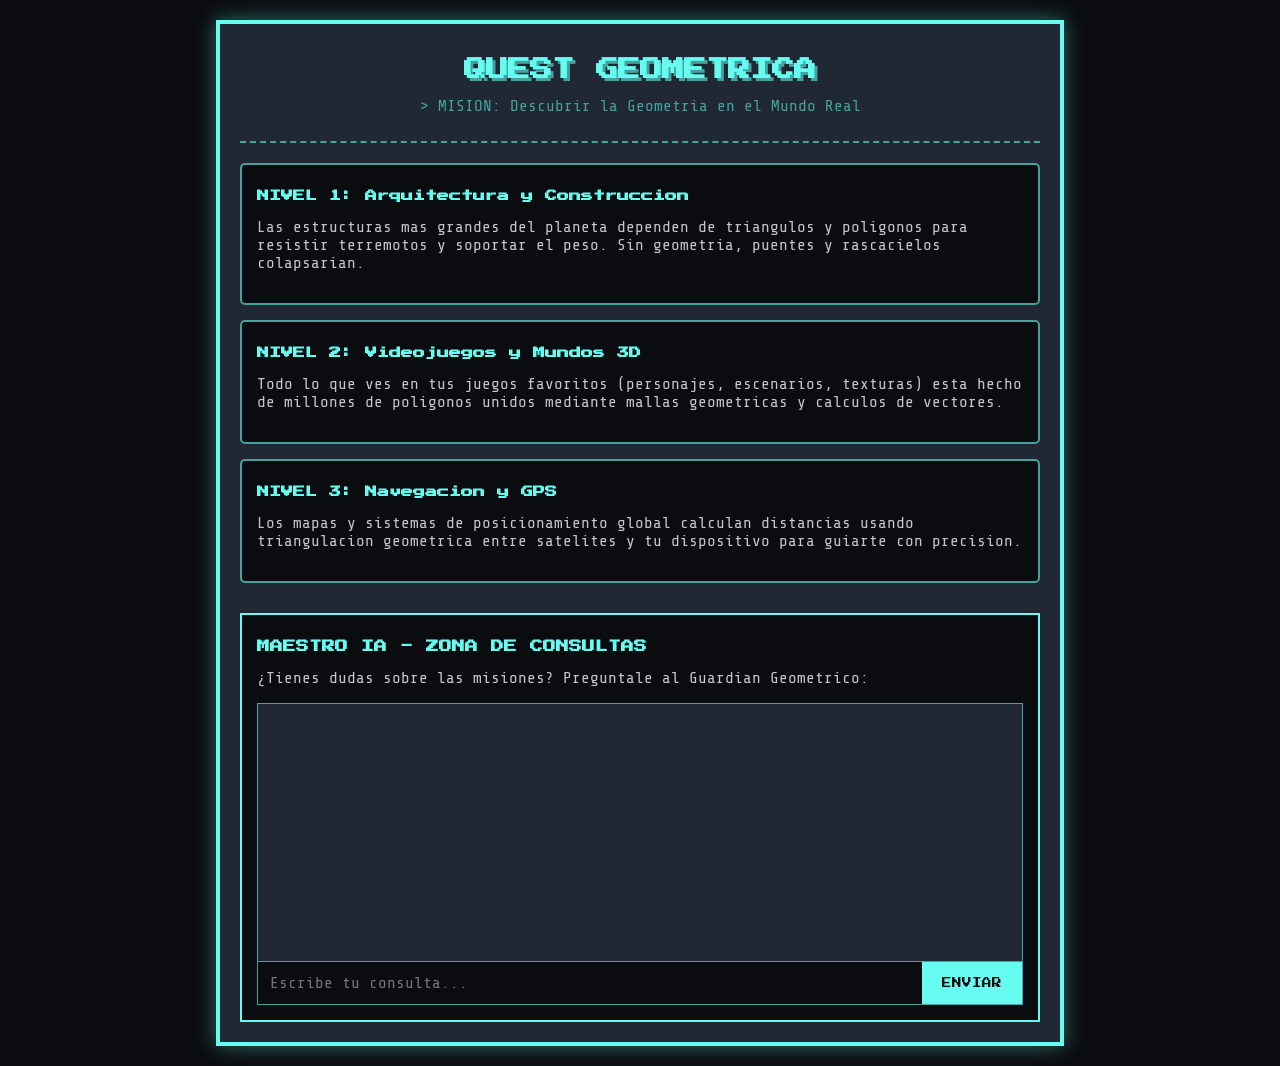
<file: index.html>
<!DOCTYPE html>
<html lang="es">
<head>
    <meta charset="UTF-8">
    <meta name="viewport" content="width=device-width, initial-scale=1.0">
    <title>Quest Geometrica: El Poder de la Geometria</title>
    <link rel="stylesheet" href="styles.css">
    <link href="https://fonts.googleapis.com/css2?family=Press+Start+2P&family=Share+Tech+Mono&display=swap" rel="stylesheet">
</head>
<body>
    <div class="game-container">
        <header>
            <h1>QUEST GEOMETRICA</h1>
            <p class="subtitle">> MISION: Descubrir la Geometria en el Mundo Real</p>
        </header>

        <section class="level-box">
            <h2>NIVEL 1: Arquitectura y Construccion</h2>
            <p>Las estructuras mas grandes del planeta dependen de triangulos y poligonos para resistir terremotos y soportar el peso. Sin geometria, puentes y rascacielos colapsarian.</p>
        </section>

        <section class="level-box">
            <h2>NIVEL 2: Videojuegos y Mundos 3D</h2>
            <p>Todo lo que ves en tus juegos favoritos (personajes, escenarios, texturas) esta hecho de millones de poligonos unidos mediante mallas geometricas y calculos de vectores.</p>
        </section>

        <section class="level-box">
            <h2>NIVEL 3: Navegacion y GPS</h2>
            <p>Los mapas y sistemas de posicionamiento global calculan distancias usando triangulacion geometrica entre satelites y tu dispositivo para guiarte con precision.</p>
        </section>

        <section class="chat-section">
            <h2>MAESTRO IA - ZONA DE CONSULTAS</h2>
            <p>¿Tienes dudas sobre las misiones? Preguntale al Guardian Geometrico:</p>
            <div id="chat-box">
                <div id="messages"></div>
                <div class="chat-input-area">
                    <input type="text" id="user-input" placeholder="Escribe tu consulta...">
                    <button id="send-btn">ENVIAR</button>
                </div>
            </div>
        </section>
    </div>
    <script src="script.js"></script>
</body>
</html>
</file>
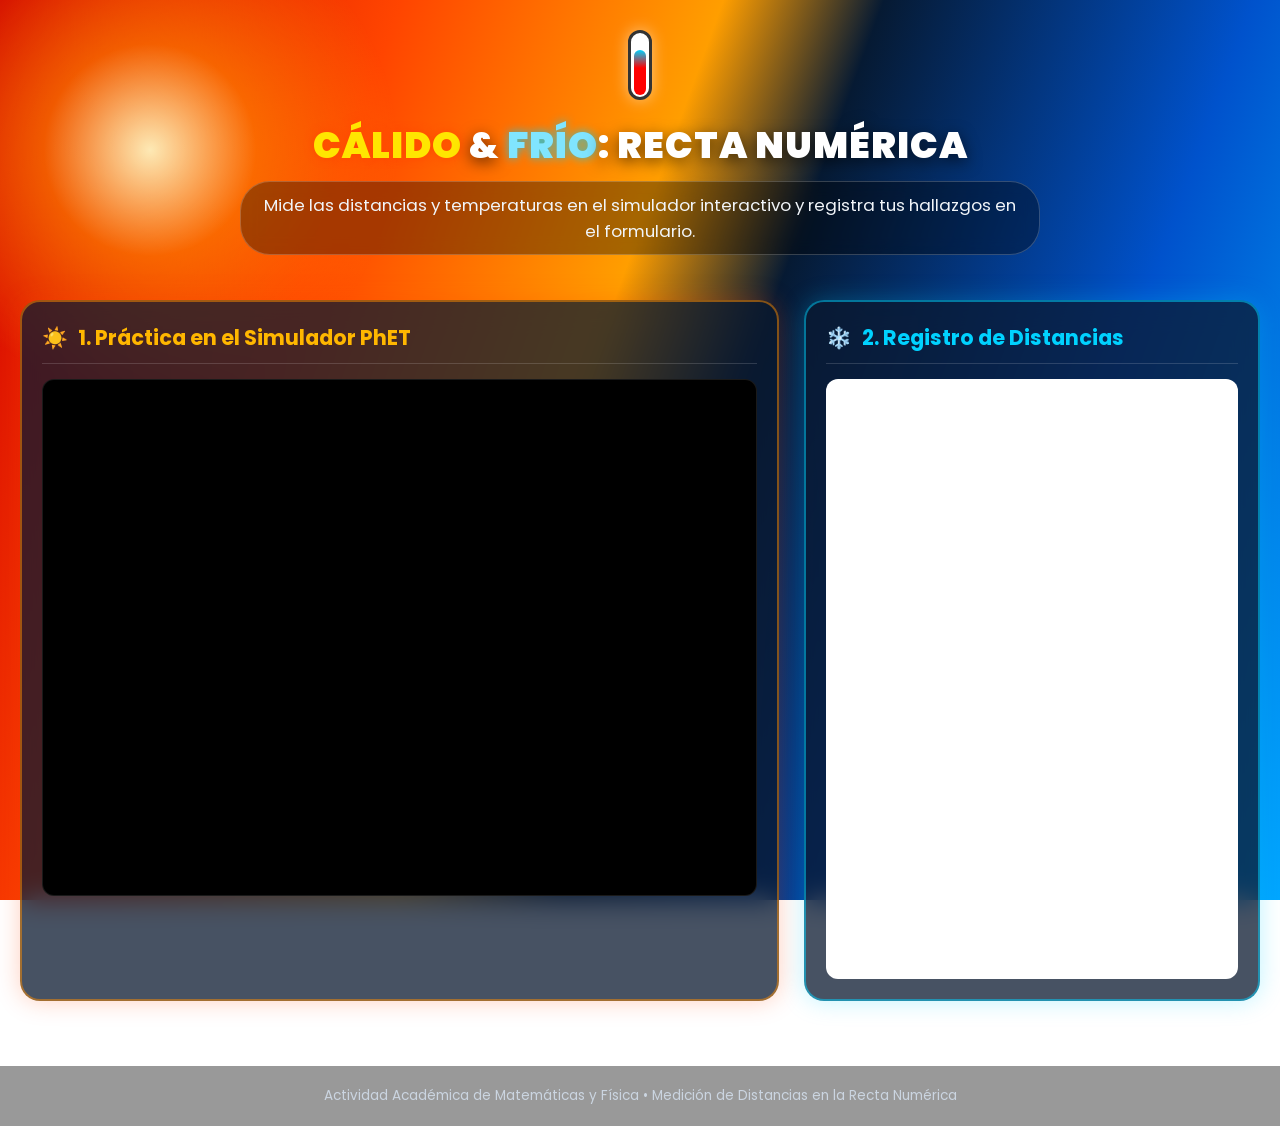
<file: ejemplo1.html>
<!DOCTYPE html>
<html lang="es">
<head>
  <meta charset="UTF-8">
  <meta name="viewport" content="width=device-width, initial-scale=1.0">
  <title>Laboratorio Virtual: Recta Numérica y Temperatura 🌡️</title>
  <link href="https://fonts.googleapis.com/css2?family=Poppins:wght@400;600;700;900&display=swap" rel="stylesheet">
  <style>
    :root {
      --hot-orange: #ff4500;
      --hot-yellow: #ffb700;
      --cold-blue: #00d2ff;
      --deep-blue: #0a192f;
      --glass-bg: rgba(10, 25, 47, 0.75);
    }

    * {
      box-sizing: border-box;
      margin: 0;
      padding: 0;
    }

    body {
      font-family: 'Poppins', sans-serif;
      color: #ffffff;
      min-height: 100vh;
      position: relative;
      overflow-x: hidden;
      /* Fondo dividido igual que la imagen: Fuego/Sol a la izq, Azul/Cielo a la der */
      background: linear-gradient(
        110deg,
        #d00000 0%,
        #ff4500 25%,
        #ff9e00 45%,
        #061a33 55%,
        #0052cc 78%,
        #00a6ff 100%
      );
      background-attachment: fixed;
    }

    /* Resplandor del Sol en la esquina superior izquierda */
    body::before {
      content: '';
      position: fixed;
      top: -100px;
      left: -100px;
      width: 500px;
      height: 500px;
      background: radial-gradient(circle, rgba(255, 255, 200, 0.9) 0%, rgba(255, 140, 0, 0.6) 30%, transparent 70%);
      border-radius: 50%;
      pointer-events: none;
      z-index: 1;
      animation: sunGlow 6s ease-in-out infinite alternate;
    }

    @keyframes sunGlow {
      0% { transform: scale(1); opacity: 0.8; }
      100% { transform: scale(1.15); opacity: 1; }
    }

    header {
      position: relative;
      z-index: 2;
      text-align: center;
      padding: 30px 20px 20px;
      max-width: 1200px;
      margin: 0 auto;
    }

    /* Termómetro decorativo central en el título */
    .thermometer-icon {
      display: inline-block;
      width: 24px;
      height: 70px;
      background: #ffffff;
      border-radius: 12px;
      position: relative;
      border: 3px solid #333;
      margin-bottom: 10px;
      box-shadow: 0 0 15px rgba(255, 255, 255, 0.5);
    }

    .thermometer-icon::after {
      content: '';
      position: absolute;
      bottom: 2px;
      left: 50%;
      transform: translateX(-50%);
      width: 12px;
      height: 45px;
      background: linear-gradient(to top, #ff0000 60%, #00d2ff 100%);
      border-radius: 6px;
    }

    h1 {
      font-size: 2.3rem;
      font-weight: 900;
      text-transform: uppercase;
      letter-spacing: 1px;
      text-shadow: 0 4px 15px rgba(0,0,0,0.6);
      margin-bottom: 8px;
    }

    h1 span.hot {
      color: #ffe600;
      text-shadow: 0 0 10px rgba(255, 69, 0, 0.8);
    }

    h1 span.cold {
      color: #80e5ff;
      text-shadow: 0 0 10px rgba(0, 210, 255, 0.8);
    }

    .subtitle {
      font-size: 1.05rem;
      color: #f1f5f9;
      max-width: 800px;
      margin: 0 auto;
      background: rgba(0, 0, 0, 0.35);
      padding: 10px 20px;
      border-radius: 30px;
      backdrop-filter: blur(8px);
      border: 1px solid rgba(255, 255, 255, 0.2);
    }

    /* Layout Principal de 2 Columnas */
    .main-wrapper {
      position: relative;
      z-index: 2;
      display: grid;
      grid-template-columns: 1fr;
      gap: 25px;
      max-width: 1600px;
      margin: 25px auto;
      padding: 0 20px 40px;
    }

    @media (min-width: 1050px) {
      .main-wrapper {
        grid-template-columns: 1.25fr 0.75fr;
      }
    }

    /* Tarjetas estilo Cristal (Glassmorphic) */
    .card {
      background: var(--glass-bg);
      backdrop-filter: blur(14px);
      -webkit-backdrop-filter: blur(14px);
      border-radius: 20px;
      padding: 20px;
      box-shadow: 0 15px 35px rgba(0, 0, 0, 0.5);
      display: flex;
      flex-direction: column;
    }

    /* Tarjeta del Simulador (Lado Cálido) */
    .card-phet {
      border: 2px solid rgba(255, 140, 0, 0.5);
      box-shadow: 0 0 25px rgba(255, 69, 0, 0.25);
    }

    /* Tarjeta del Formulario (Lado Frío) */
    .card-form {
      border: 2px solid rgba(0, 210, 255, 0.5);
      box-shadow: 0 0 25px rgba(0, 210, 255, 0.25);
    }

    .card-title {
      font-size: 1.3rem;
      font-weight: 700;
      margin-bottom: 15px;
      display: flex;
      align-items: center;
      gap: 10px;
      padding-bottom: 10px;
      border-bottom: 1px solid rgba(255, 255, 255, 0.15);
    }

    .card-phet .card-title {
      color: var(--hot-yellow);
    }

    .card-form .card-title {
      color: var(--cold-blue);
    }

    /* Contenedor Adaptativo PhET */
    .phet-container {
      position: relative;
      width: 100%;
      height: 0;
      padding-bottom: 72%;
      border-radius: 12px;
      overflow: hidden;
      background: #000;
      border: 1px solid rgba(255, 255, 255, 0.1);
    }

    .phet-container iframe {
      position: absolute;
      top: 0;
      left: 0;
      width: 100%;
      height: 100%;
      border: none;
    }

    /* Contenedor Google Forms */
    .form-container {
      width: 100%;
      height: 600px;
      border-radius: 12px;
      overflow: hidden;
      background: #ffffff;
    }

    .form-container iframe {
      width: 100%;
      height: 100%;
      border: none;
    }

    footer {
      position: relative;
      z-index: 2;
      text-align: center;
      padding: 20px;
      background: rgba(0, 0, 0, 0.4);
      color: #cbd5e1;
      font-size: 0.85rem;
    }
  </style>
</head>
<body>

  <header>
    <div class="thermometer-icon"></div>
    <h1><span class="hot">CÁLIDO</span> &amp; <span class="cold">FRÍO</span>: RECTA NUMÉRICA</h1>
    <p class="subtitle">Mide las distancias y temperaturas en el simulador interactivo y registra tus hallazgos en el formulario.</p>
  </header>

  <main class="main-wrapper">
    
    <!-- LADO IZQUIERDO: SIMULADOR PHET (TEMA CÁLIDO) -->
    <section class="card card-phet">
      <h2 class="card-title">
        <span>☀️</span> 1. Práctica en el Simulador PhET
      </h2>
      <div class="phet-container">
        <iframe 
          src="https://phet.colorado.edu/sims/html/number-line-distance/latest/number-line-distance_en.html" 
          allowfullscreen>
        </iframe>
      </div>
    </section>

    <!-- LADO DERECHO: GOOGLE FORMS (TEMA FRÍO) -->
    <section class="card card-form">
      <h2 class="card-title">
        <span>❄️</span> 2. Registro de Distancias
      </h2>
      <div class="form-container">
        <iframe 
          src="https://docs.google.com/forms/d/e/1FAIpQLSdIVATG6T7oRaJICH_Ps-8O0FvvTfqGWzqbWyQa1hOfzUIxsA/viewform?embedded=true">
          Cargando…
        </iframe>
      </div>
    </section>

  </main>

  <footer>
    <p>Actividad Académica de Matemáticas y Física &bull; Medición de Distancias en la Recta Numérica</p>
  </footer>

</body>
</html>
</file>
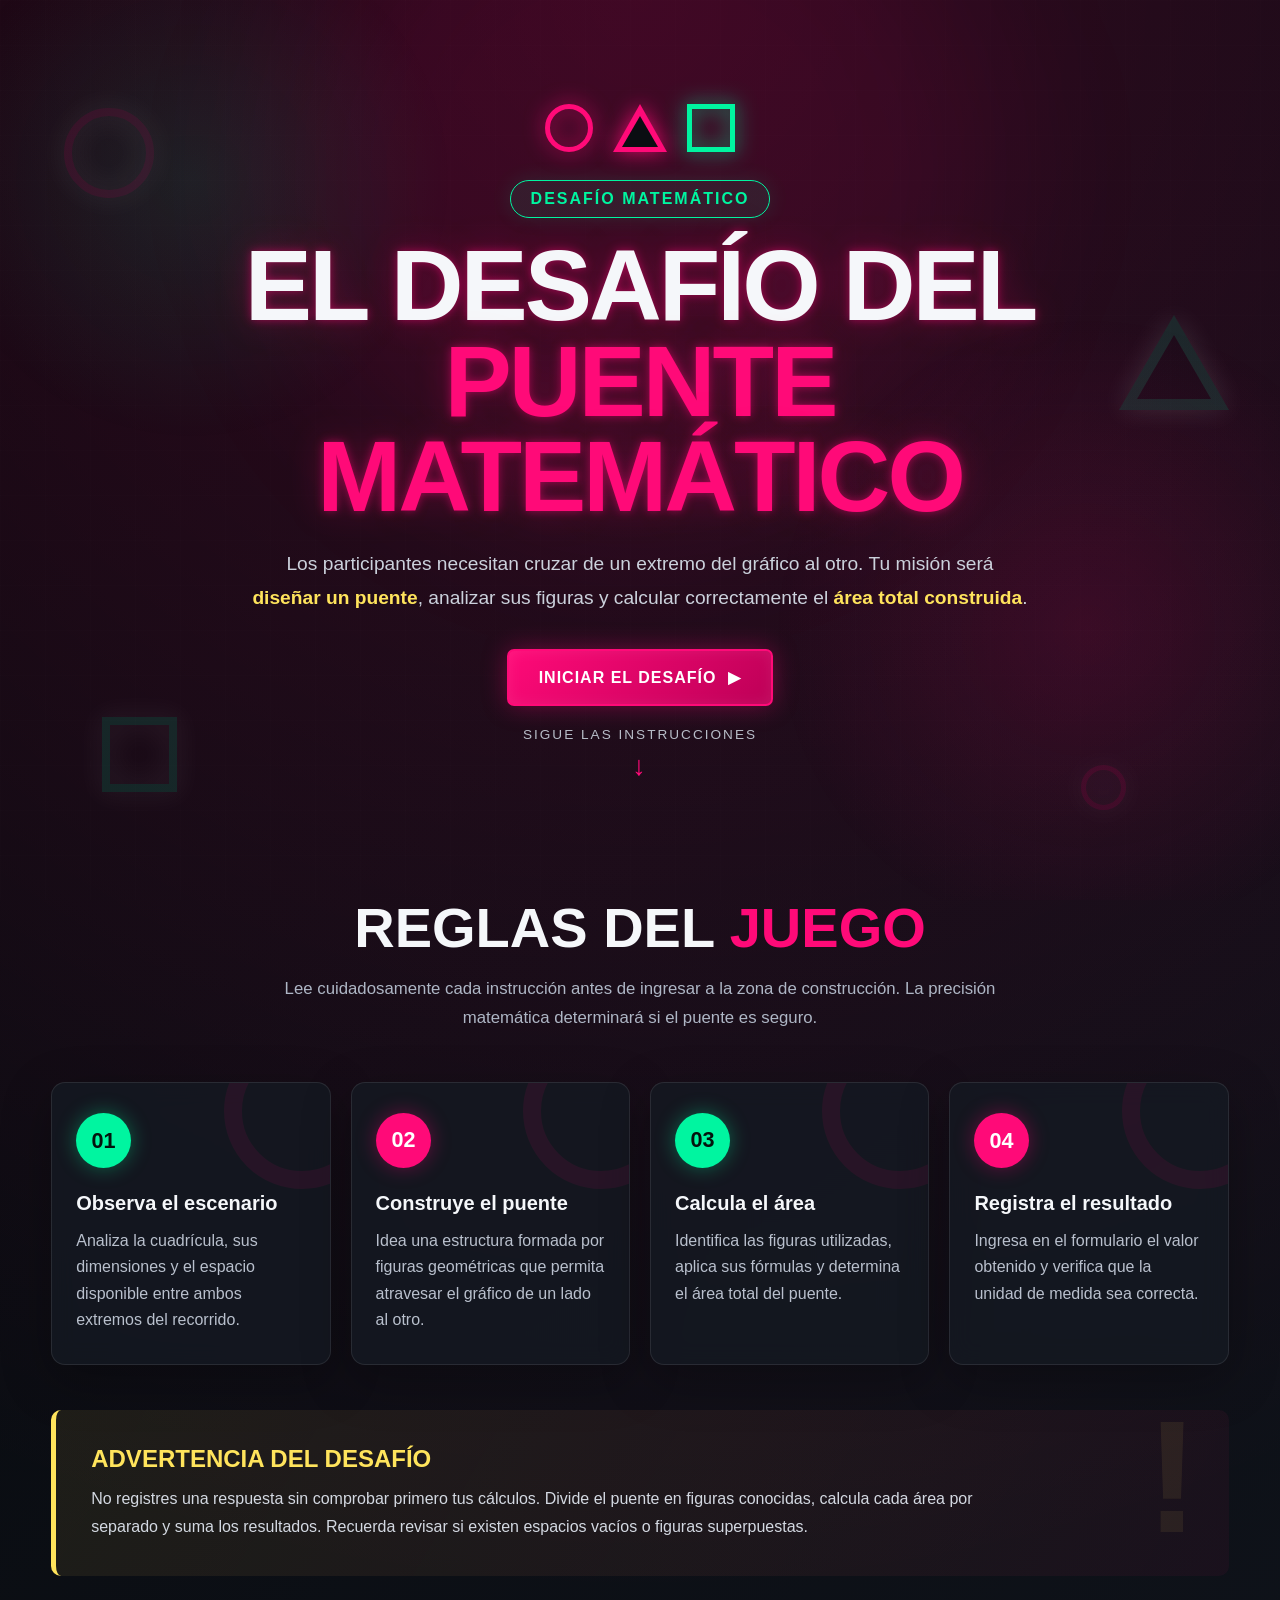
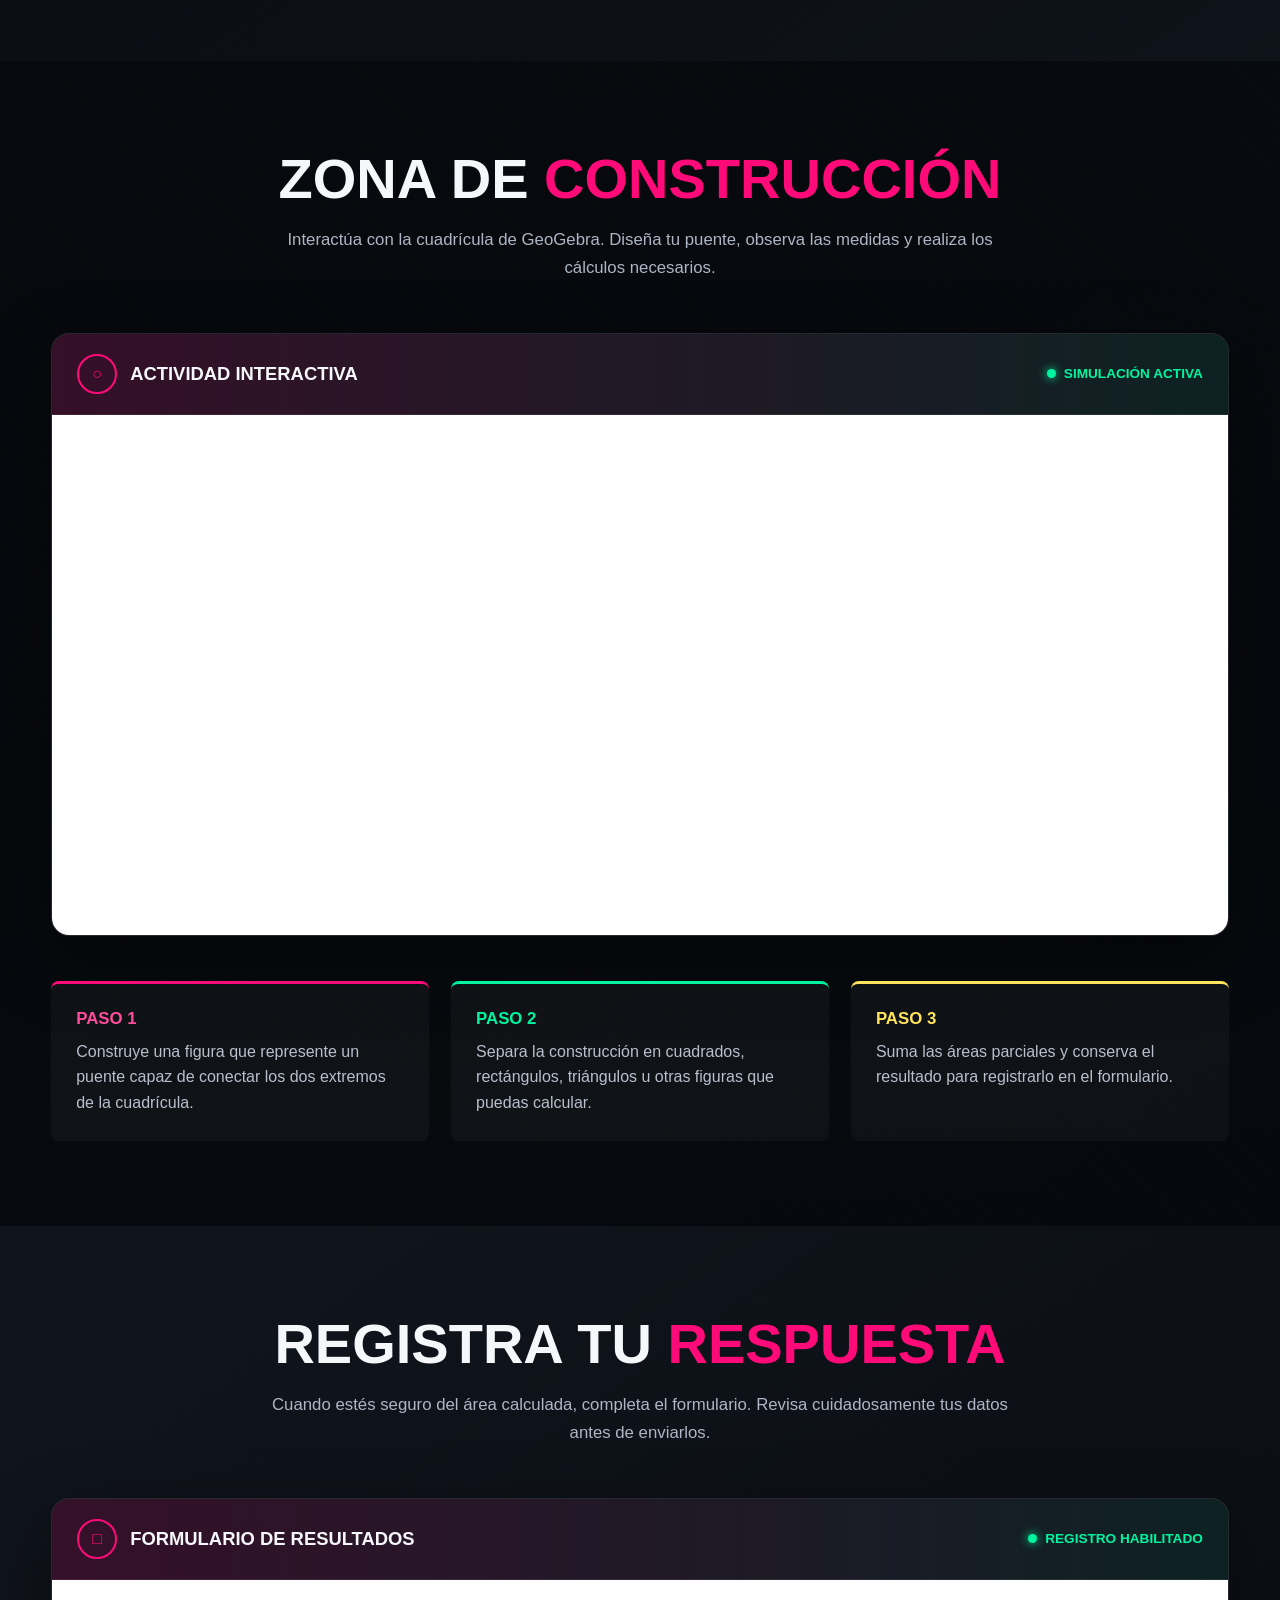
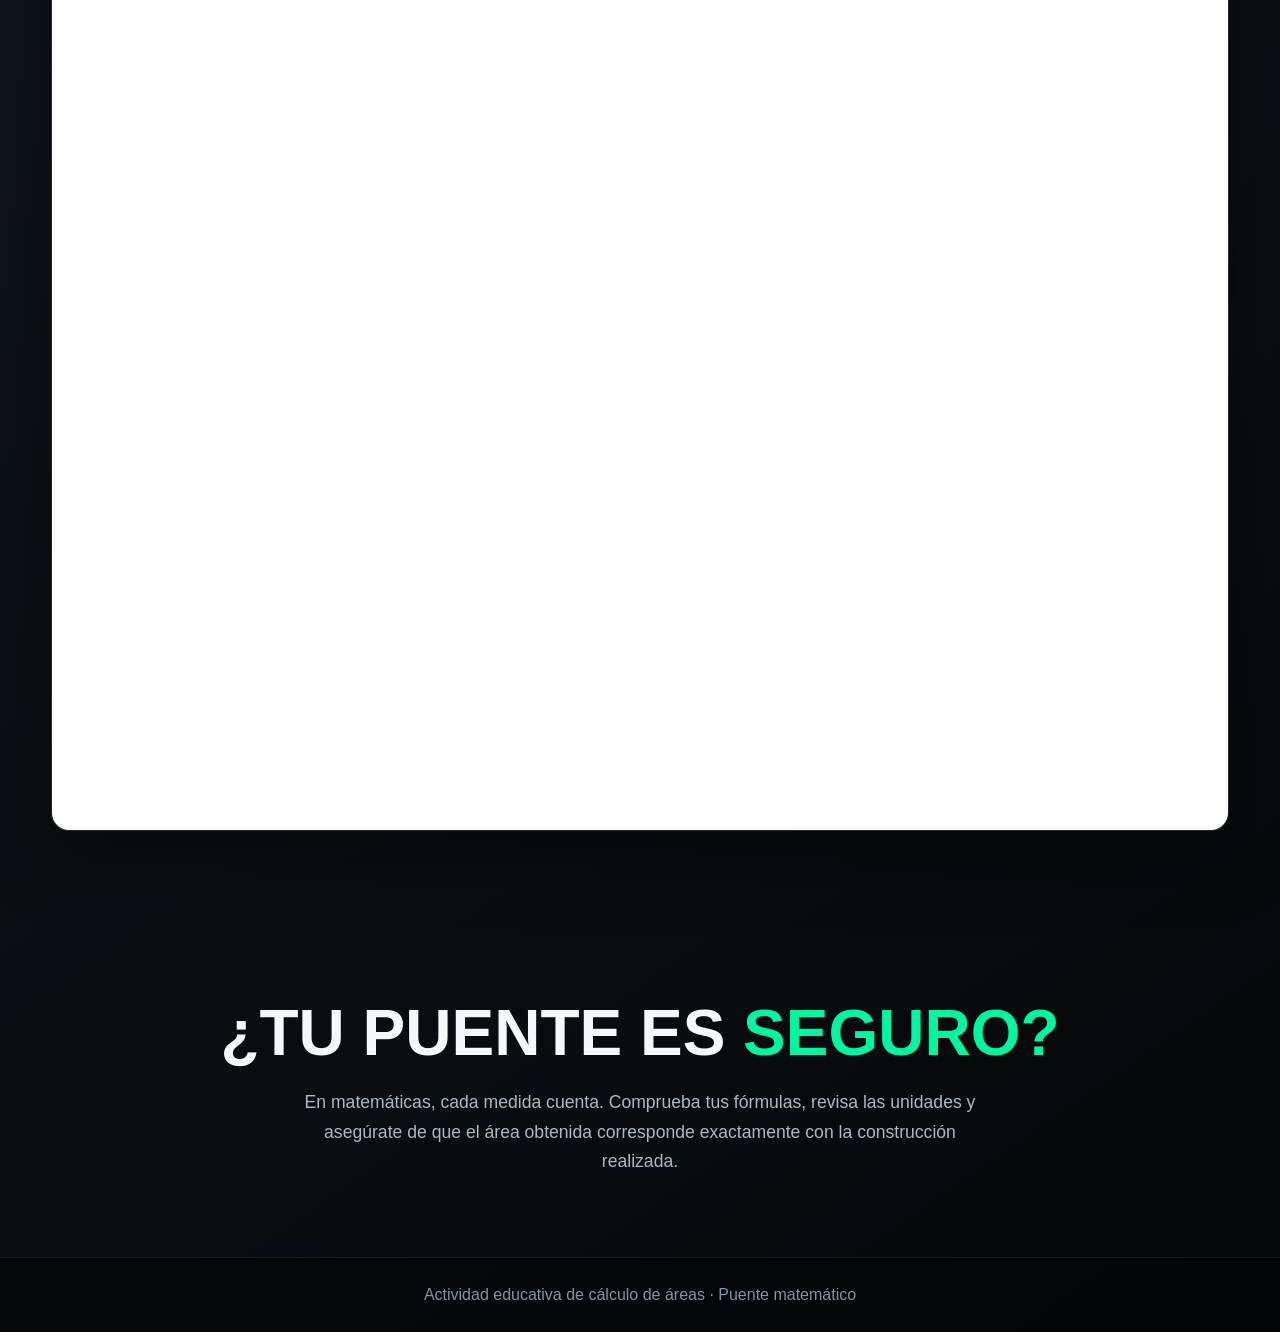
<file: ejemplo2.html>
<!DOCTYPE html>
<html lang="es">
<head>
    <meta charset="UTF-8">

    <meta
        name="viewport"
        content="width=device-width, initial-scale=1.0"
    >

    <title>El Desafío del Puente Matemático</title>

    <style>
        :root {
            --rosa: #ff0a78;
            --rosa-claro: #ff4d9d;
            --verde: #00f5a0;
            --verde-oscuro: #004f43;
            --negro: #07090d;
            --gris: #151922;
            --gris-claro: #252b38;
            --blanco: #f5f7fa;
            --amarillo: #ffe45c;
            --rojo: #ff3b4f;
        }

        * {
            margin: 0;
            padding: 0;
            box-sizing: border-box;
        }

        html {
            scroll-behavior: smooth;
        }

        body {
            min-height: 100vh;
            overflow-x: hidden;
            font-family: "Segoe UI", Tahoma, Geneva, Verdana, sans-serif;
            color: var(--blanco);
            background:
                radial-gradient(
                    circle at top,
                    rgba(255, 10, 120, 0.17),
                    transparent 35%
                ),
                linear-gradient(
                    145deg,
                    #05070a,
                    #10141c 55%,
                    #05070a
                );
        }

        body::before {
            content: "";
            position: fixed;
            inset: 0;
            z-index: -2;
            opacity: 0.22;
            background-image:
                linear-gradient(
                    rgba(255, 255, 255, 0.035) 1px,
                    transparent 1px
                ),
                linear-gradient(
                    90deg,
                    rgba(255, 255, 255, 0.035) 1px,
                    transparent 1px
                );
            background-size: 45px 45px;
        }

        body::after {
            content: "";
            position: fixed;
            inset: 0;
            z-index: -1;
            pointer-events: none;
            background:
                radial-gradient(
                    circle at 15% 20%,
                    rgba(0, 245, 160, 0.1),
                    transparent 20%
                ),
                radial-gradient(
                    circle at 85% 70%,
                    rgba(255, 10, 120, 0.12),
                    transparent 25%
                );
        }

        .floating-shapes {
            position: fixed;
            inset: 0;
            z-index: -1;
            overflow: hidden;
            pointer-events: none;
        }

        .shape {
            position: absolute;
            opacity: 0.12;
            filter: drop-shadow(0 0 14px currentColor);
            animation: floating 10s ease-in-out infinite;
        }

        .circle {
            width: 90px;
            height: 90px;
            top: 12%;
            left: 5%;
            border: 8px solid var(--rosa);
            border-radius: 50%;
        }

        .triangle {
            top: 35%;
            right: 4%;
            width: 0;
            height: 0;
            border-left: 55px solid transparent;
            border-right: 55px solid transparent;
            border-bottom: 95px solid var(--verde);
            animation-delay: -3s;
        }

        .triangle::after {
            content: "";
            position: absolute;
            top: 20px;
            left: -37px;
            width: 0;
            height: 0;
            border-left: 37px solid transparent;
            border-right: 37px solid transparent;
            border-bottom: 64px solid #0c1118;
        }

        .square {
            width: 75px;
            height: 75px;
            bottom: 12%;
            left: 8%;
            border: 8px solid var(--verde);
            animation-delay: -5s;
        }

        .small-circle {
            width: 45px;
            height: 45px;
            right: 12%;
            bottom: 10%;
            border: 5px solid var(--rosa);
            border-radius: 50%;
            animation-delay: -7s;
        }

        @keyframes floating {
            0%,
            100% {
                transform: translateY(0) rotate(0deg);
            }

            50% {
                transform: translateY(-35px) rotate(12deg);
            }
        }

        .hero {
            position: relative;
            min-height: 90vh;
            display: flex;
            align-items: center;
            justify-content: center;
            padding: 50px 20px;
            text-align: center;
            overflow: hidden;
        }

        .hero::before {
            content: "";
            position: absolute;
            top: -180px;
            width: 700px;
            height: 700px;
            border-radius: 50%;
            background: rgba(255, 10, 120, 0.08);
            filter: blur(80px);
            animation: pulseGlow 4s ease-in-out infinite;
        }

        @keyframes pulseGlow {
            0%,
            100% {
                transform: scale(0.9);
                opacity: 0.5;
            }

            50% {
                transform: scale(1.1);
                opacity: 1;
            }
        }

        .hero-content {
            position: relative;
            z-index: 2;
            max-width: 950px;
        }

        .symbol-line {
            display: flex;
            justify-content: center;
            align-items: center;
            gap: 20px;
            margin-bottom: 28px;
        }

        .symbol-circle,
        .symbol-square {
            width: 48px;
            height: 48px;
            border: 5px solid var(--rosa);
            filter: drop-shadow(0 0 10px rgba(255, 10, 120, 0.8));
        }

        .symbol-circle {
            border-radius: 50%;
        }

        .symbol-square {
            border-color: var(--verde);
            filter: drop-shadow(0 0 10px rgba(0, 245, 160, 0.8));
        }

        .symbol-triangle {
            width: 0;
            height: 0;
            border-left: 27px solid transparent;
            border-right: 27px solid transparent;
            border-bottom: 48px solid var(--rosa);
            filter: drop-shadow(0 0 10px rgba(255, 10, 120, 0.8));
        }

        .symbol-triangle::after {
            content: "";
            position: absolute;
            transform: translate(-18px, 12px);
            width: 0;
            height: 0;
            border-left: 18px solid transparent;
            border-right: 18px solid transparent;
            border-bottom: 31px solid #0a0d12;
        }

        .badge {
            display: inline-block;
            margin-bottom: 20px;
            padding: 9px 20px;
            border: 1px solid var(--verde);
            border-radius: 999px;
            color: var(--verde);
            background: rgba(0, 245, 160, 0.08);
            font-weight: 700;
            letter-spacing: 2px;
            text-transform: uppercase;
            box-shadow: 0 0 20px rgba(0, 245, 160, 0.12);
        }

        h1 {
            margin-bottom: 22px;
            font-size: clamp(2.7rem, 8vw, 6.3rem);
            line-height: 0.95;
            letter-spacing: -3px;
            text-transform: uppercase;
            text-shadow:
                0 0 10px rgba(255, 10, 120, 0.5),
                0 0 35px rgba(255, 10, 120, 0.25);
        }

        h1 span {
            display: block;
            color: var(--rosa);
        }

        .hero-description {
            max-width: 780px;
            margin: 0 auto 35px;
            color: #cbd1dc;
            font-size: 1.2rem;
            line-height: 1.75;
        }

        .hero-description strong {
            color: var(--amarillo);
        }

        .start-button {
            display: inline-flex;
            align-items: center;
            justify-content: center;
            gap: 12px;
            padding: 17px 30px;
            border: 2px solid var(--rosa);
            border-radius: 7px;
            color: white;
            background: linear-gradient(
                135deg,
                var(--rosa),
                #bd0057
            );
            box-shadow:
                0 0 25px rgba(255, 10, 120, 0.35),
                inset 0 0 15px rgba(255, 255, 255, 0.08);
            font-size: 1rem;
            font-weight: 800;
            letter-spacing: 1px;
            text-decoration: none;
            text-transform: uppercase;
            transition: 0.3s ease;
        }

        .start-button:hover {
            transform: translateY(-4px) scale(1.03);
            box-shadow: 0 0 40px rgba(255, 10, 120, 0.6);
        }

        .scroll-indicator {
            position: absolute;
            bottom: 28px;
            left: 50%;
            transform: translateX(-50%);
            color: #b7bdc8;
            font-size: 0.85rem;
            letter-spacing: 2px;
            text-transform: uppercase;
            animation: bounce 1.8s infinite;
        }

        .scroll-indicator::after {
            content: "↓";
            display: block;
            margin-top: 8px;
            color: var(--rosa);
            font-size: 1.7rem;
        }

        @keyframes bounce {
            0%,
            100% {
                transform: translateX(-50%) translateY(0);
            }

            50% {
                transform: translateX(-50%) translateY(8px);
            }
        }

        .container {
            width: min(1180px, 92%);
            margin: 0 auto;
        }

        .section {
            padding: 85px 0;
        }

        .section-title {
            margin-bottom: 15px;
            font-size: clamp(2rem, 5vw, 3.5rem);
            text-align: center;
            text-transform: uppercase;
        }

        .section-title span {
            color: var(--rosa);
        }

        .section-subtitle {
            max-width: 750px;
            margin: 0 auto 50px;
            color: #aeb6c5;
            font-size: 1.05rem;
            line-height: 1.7;
            text-align: center;
        }

        .rules-grid {
            display: grid;
            grid-template-columns: repeat(4, 1fr);
            gap: 20px;
        }

        .rule-card {
            position: relative;
            min-height: 270px;
            overflow: hidden;
            padding: 30px 24px;
            border: 1px solid rgba(255, 255, 255, 0.09);
            border-radius: 14px;
            background: rgba(20, 25, 34, 0.8);
            box-shadow: 0 15px 50px rgba(0, 0, 0, 0.28);
            backdrop-filter: blur(12px);
            transition: 0.35s ease;
        }

        .rule-card:hover {
            transform: translateY(-8px);
            border-color: rgba(255, 10, 120, 0.55);
            box-shadow:
                0 20px 55px rgba(0, 0, 0, 0.4),
                0 0 25px rgba(255, 10, 120, 0.12);
        }

        .rule-card::before {
            content: "";
            position: absolute;
            top: -50px;
            right: -50px;
            width: 120px;
            height: 120px;
            border: 18px solid rgba(255, 10, 120, 0.08);
            border-radius: 50%;
        }

        .rule-number {
            display: flex;
            align-items: center;
            justify-content: center;
            width: 55px;
            height: 55px;
            margin-bottom: 24px;
            border-radius: 50%;
            color: #04130d;
            background: var(--verde);
            box-shadow: 0 0 20px rgba(0, 245, 160, 0.35);
            font-size: 1.35rem;
            font-weight: 900;
        }

        .rule-card:nth-child(even) .rule-number {
            color: white;
            background: var(--rosa);
            box-shadow: 0 0 20px rgba(255, 10, 120, 0.35);
        }

        .rule-card h3 {
            margin-bottom: 13px;
            font-size: 1.25rem;
        }

        .rule-card p {
            color: #b9c0cd;
            line-height: 1.65;
        }

        .challenge-box {
            position: relative;
            overflow: hidden;
            margin-top: 45px;
            padding: 35px;
            border-left: 5px solid var(--amarillo);
            border-radius: 10px;
            background:
                linear-gradient(
                    120deg,
                    rgba(255, 228, 92, 0.08),
                    rgba(255, 10, 120, 0.05)
                );
        }

        .challenge-box::after {
            content: "!";
            position: absolute;
            right: 30px;
            top: -25px;
            color: rgba(255, 228, 92, 0.08);
            font-size: 10rem;
            font-weight: 900;
        }

        .challenge-box h3 {
            margin-bottom: 12px;
            color: var(--amarillo);
            font-size: 1.5rem;
            text-transform: uppercase;
        }

        .challenge-box p {
            position: relative;
            z-index: 2;
            max-width: 900px;
            color: #d4d9e2;
            line-height: 1.75;
        }

        .activity-section {
            background:
                linear-gradient(
                    rgba(7, 9, 13, 0.88),
                    rgba(7, 9, 13, 0.95)
                ),
                repeating-linear-gradient(
                    45deg,
                    rgba(255, 255, 255, 0.02) 0,
                    rgba(255, 255, 255, 0.02) 2px,
                    transparent 2px,
                    transparent 12px
                );
        }

        .activity-layout {
            display: grid;
            grid-template-columns: 1fr;
            gap: 30px;
        }

        .panel {
            overflow: hidden;
            border: 1px solid rgba(255, 255, 255, 0.1);
            border-radius: 18px;
            background: rgba(15, 19, 27, 0.94);
            box-shadow: 0 25px 70px rgba(0, 0, 0, 0.38);
        }

        .panel-header {
            display: flex;
            align-items: center;
            justify-content: space-between;
            gap: 20px;
            padding: 20px 25px;
            border-bottom: 1px solid rgba(255, 255, 255, 0.08);
            background: linear-gradient(
                90deg,
                rgba(255, 10, 120, 0.16),
                rgba(0, 245, 160, 0.07)
            );
        }

        .panel-title {
            display: flex;
            align-items: center;
            gap: 13px;
        }

        .panel-icon {
            display: grid;
            place-items: center;
            width: 40px;
            height: 40px;
            border: 2px solid var(--rosa);
            border-radius: 50%;
            color: var(--rosa);
            font-weight: 900;
        }

        .panel-title h3 {
            font-size: 1.15rem;
            text-transform: uppercase;
        }

        .status {
            display: flex;
            align-items: center;
            gap: 8px;
            color: var(--verde);
            font-size: 0.85rem;
            font-weight: 700;
            text-transform: uppercase;
        }

        .status-dot {
            width: 9px;
            height: 9px;
            border-radius: 50%;
            background: var(--verde);
            box-shadow: 0 0 10px var(--verde);
            animation: blink 1.2s infinite;
        }

        @keyframes blink {
            0%,
            100% {
                opacity: 1;
            }

            50% {
                opacity: 0.25;
            }
        }

        .iframe-wrapper {
            position: relative;
            width: 100%;
            background: #fff;
        }

        .geogebra-wrapper {
            min-height: 520px;
        }

        .geogebra-wrapper iframe {
            display: block;
            width: 100%;
            height: 520px;
            border: 0;
        }

        .form-wrapper {
            min-height: 850px;
        }

        .form-wrapper iframe {
            display: block;
            width: 100%;
            height: 850px;
            border: 0;
        }

        .steps {
            display: grid;
            grid-template-columns: repeat(3, 1fr);
            gap: 22px;
            margin-top: 45px;
        }

        .step {
            padding: 25px;
            border-top: 3px solid var(--rosa);
            border-radius: 8px;
            background: rgba(255, 255, 255, 0.035);
        }

        .step:nth-child(2) {
            border-color: var(--verde);
        }

        .step:nth-child(3) {
            border-color: var(--amarillo);
        }

        .step strong {
            display: block;
            margin-bottom: 10px;
            color: var(--rosa-claro);
            font-size: 1.05rem;
            text-transform: uppercase;
        }

        .step:nth-child(2) strong {
            color: var(--verde);
        }

        .step:nth-child(3) strong {
            color: var(--amarillo);
        }

        .step p {
            color: #b8c0ce;
            line-height: 1.6;
        }

        .final-message {
            padding: 80px 20px;
            text-align: center;
        }

        .final-message h2 {
            margin-bottom: 18px;
            font-size: clamp(2rem, 5vw, 4rem);
            text-transform: uppercase;
        }

        .final-message h2 span {
            color: var(--verde);
        }

        .final-message p {
            max-width: 700px;
            margin: 0 auto;
            color: #afb7c5;
            font-size: 1.1rem;
            line-height: 1.7;
        }

        footer {
            padding: 28px 20px;
            border-top: 1px solid rgba(255, 255, 255, 0.08);
            color: #8992a2;
            text-align: center;
            background: rgba(0, 0, 0, 0.35);
        }

        .reveal {
            opacity: 0;
            transform: translateY(35px);
            transition:
                opacity 0.8s ease,
                transform 0.8s ease;
        }

        .reveal.visible {
            opacity: 1;
            transform: translateY(0);
        }

        @media (max-width: 1000px) {
            .rules-grid {
                grid-template-columns: repeat(2, 1fr);
            }

            .steps {
                grid-template-columns: 1fr;
            }
        }

        @media (max-width: 650px) {
            .hero {
                min-height: 820px;
                padding-top: 70px;
            }

            h1 {
                letter-spacing: -1px;
            }

            .hero-description {
                font-size: 1rem;
            }

            .rules-grid {
                grid-template-columns: 1fr;
            }

            .section {
                padding: 65px 0;
            }

            .panel-header {
                align-items: flex-start;
                flex-direction: column;
            }

            .geogebra-wrapper,
            .geogebra-wrapper iframe {
                min-height: 620px;
                height: 620px;
            }

            .form-wrapper,
            .form-wrapper iframe {
                min-height: 900px;
                height: 900px;
            }

            .challenge-box {
                padding: 28px 24px;
            }

            .symbol-circle,
            .symbol-square {
                width: 38px;
                height: 38px;
            }

            .symbol-triangle {
                border-left-width: 22px;
                border-right-width: 22px;
                border-bottom-width: 39px;
            }
        }
    </style>
</head>

<body>

    <div class="floating-shapes" aria-hidden="true">
        <div class="shape circle"></div>
        <div class="shape triangle"></div>
        <div class="shape square"></div>
        <div class="shape small-circle"></div>
    </div>

    <header class="hero">
        <div class="hero-content">

            <div class="symbol-line" aria-hidden="true">
                <div class="symbol-circle"></div>
                <div class="symbol-triangle"></div>
                <div class="symbol-square"></div>
            </div>

            <div class="badge">
                Desafío matemático
            </div>

            <h1>
                El desafío del
                <span>puente matemático</span>
            </h1>

            <p class="hero-description">
                Los participantes necesitan cruzar de un extremo del gráfico
                al otro. Tu misión será <strong>diseñar un puente</strong>,
                analizar sus figuras y calcular correctamente el
                <strong>área total construida</strong>.
            </p>

            <a href="#reglas" class="start-button">
                Iniciar el desafío
                <span>▶</span>
            </a>
        </div>

        <div class="scroll-indicator">
            Sigue las instrucciones
        </div>
    </header>

    <main>

        <section class="section" id="reglas">
            <div class="container">

                <h2 class="section-title reveal">
                    Reglas del <span>juego</span>
                </h2>

                <p class="section-subtitle reveal">
                    Lee cuidadosamente cada instrucción antes de ingresar a la
                    zona de construcción. La precisión matemática determinará
                    si el puente es seguro.
                </p>

                <div class="rules-grid">

                    <article class="rule-card reveal">
                        <div class="rule-number">01</div>

                        <h3>Observa el escenario</h3>

                        <p>
                            Analiza la cuadrícula, sus dimensiones y el espacio
                            disponible entre ambos extremos del recorrido.
                        </p>
                    </article>

                    <article class="rule-card reveal">
                        <div class="rule-number">02</div>

                        <h3>Construye el puente</h3>

                        <p>
                            Idea una estructura formada por figuras geométricas
                            que permita atravesar el gráfico de un lado al otro.
                        </p>
                    </article>

                    <article class="rule-card reveal">
                        <div class="rule-number">03</div>

                        <h3>Calcula el área</h3>

                        <p>
                            Identifica las figuras utilizadas, aplica sus
                            fórmulas y determina el área total del puente.
                        </p>
                    </article>

                    <article class="rule-card reveal">
                        <div class="rule-number">04</div>

                        <h3>Registra el resultado</h3>

                        <p>
                            Ingresa en el formulario el valor obtenido y
                            verifica que la unidad de medida sea correcta.
                        </p>
                    </article>

                </div>

                <div class="challenge-box reveal">
                    <h3>Advertencia del desafío</h3>

                    <p>
                        No registres una respuesta sin comprobar primero tus
                        cálculos. Divide el puente en figuras conocidas,
                        calcula cada área por separado y suma los resultados.
                        Recuerda revisar si existen espacios vacíos o figuras
                        superpuestas.
                    </p>
                </div>

            </div>
        </section>

        <section class="section activity-section" id="actividad">
            <div class="container">

                <h2 class="section-title reveal">
                    Zona de <span>construcción</span>
                </h2>

                <p class="section-subtitle reveal">
                    Interactúa con la cuadrícula de GeoGebra. Diseña tu puente,
                    observa las medidas y realiza los cálculos necesarios.
                </p>

                <div class="activity-layout">

                    <div class="panel reveal">

                        <div class="panel-header">

                            <div class="panel-title">
                                <div class="panel-icon">○</div>

                                <div>
                                    <h3>Actividad interactiva</h3>
                                </div>
                            </div>

                            <div class="status">
                                <span class="status-dot"></span>
                                Simulación activa
                            </div>

                        </div>

                        <div class="iframe-wrapper geogebra-wrapper">

                            <iframe
                                scrolling="no"
                                title="Area Fun Using a Grid"
                                src="https://www.geogebra.org/material/iframe/id/vvarvmda/width/800/height/500/border/888888/sfsb/true/smb/false/stb/false/stbh/false/ai/false/asb/false/sri/false/rc/false/ld/false/sdz/false/ctl/false"
                                allowfullscreen
                                loading="lazy">
                            </iframe>

                        </div>
                    </div>

                </div>

                <div class="steps">

                    <div class="step reveal">
                        <strong>Paso 1</strong>

                        <p>
                            Construye una figura que represente un puente capaz
                            de conectar los dos extremos de la cuadrícula.
                        </p>
                    </div>

                    <div class="step reveal">
                        <strong>Paso 2</strong>

                        <p>
                            Separa la construcción en cuadrados, rectángulos,
                            triángulos u otras figuras que puedas calcular.
                        </p>
                    </div>

                    <div class="step reveal">
                        <strong>Paso 3</strong>

                        <p>
                            Suma las áreas parciales y conserva el resultado
                            para registrarlo en el formulario.
                        </p>
                    </div>

                </div>

            </div>
        </section>

        <section class="section" id="respuesta">
            <div class="container">

                <h2 class="section-title reveal">
                    Registra tu <span>respuesta</span>
                </h2>

                <p class="section-subtitle reveal">
                    Cuando estés seguro del área calculada, completa el
                    formulario. Revisa cuidadosamente tus datos antes de
                    enviarlos.
                </p>

                <div class="panel reveal">

                    <div class="panel-header">

                        <div class="panel-title">
                            <div class="panel-icon">□</div>

                            <div>
                                <h3>Formulario de resultados</h3>
                            </div>
                        </div>

                        <div class="status">
                            <span class="status-dot"></span>
                            Registro habilitado
                        </div>

                    </div>

                    <div class="iframe-wrapper form-wrapper">

                        <iframe
                            src="https://docs.google.com/forms/d/e/1FAIpQLScTfR-aNGim_rrIBl28k--Ve2vv55ftKaPEzLY_S15hcZm5Ug/viewform?embedded=true"
                            title="Formulario de resultados del puente matemático"
                            frameborder="0"
                            marginheight="0"
                            marginwidth="0"
                            loading="lazy">
                            Cargando formulario…
                        </iframe>

                    </div>
                </div>

            </div>
        </section>

        <section class="final-message">
            <div class="container reveal">

                <h2>
                    ¿Tu puente es <span>seguro?</span>
                </h2>

                <p>
                    En matemáticas, cada medida cuenta. Comprueba tus fórmulas,
                    revisa las unidades y asegúrate de que el área obtenida
                    corresponde exactamente con la construcción realizada.
                </p>

            </div>
        </section>

    </main>

    <footer>
        Actividad educativa de cálculo de áreas · Puente matemático
    </footer>

    <script>
        const elements = document.querySelectorAll(".reveal");

        const observer = new IntersectionObserver(
            (entries) => {
                entries.forEach((entry) => {
                    if (entry.isIntersecting) {
                        entry.target.classList.add("visible");
                        observer.unobserve(entry.target);
                    }
                });
            },
            {
                threshold: 0.12
            }
        );

        elements.forEach((element) => {
            observer.observe(element);
        });

        document.querySelectorAll('a[href^="#"]').forEach((link) => {
            link.addEventListener("click", (event) => {
                const destination = document.querySelector(
                    link.getAttribute("href")
                );

                if (destination) {
                    event.preventDefault();

                    destination.scrollIntoView({
                        behavior: "smooth",
                        block: "start"
                    });
                }
            });
        });
    </script>

</body>
</html>
</file>
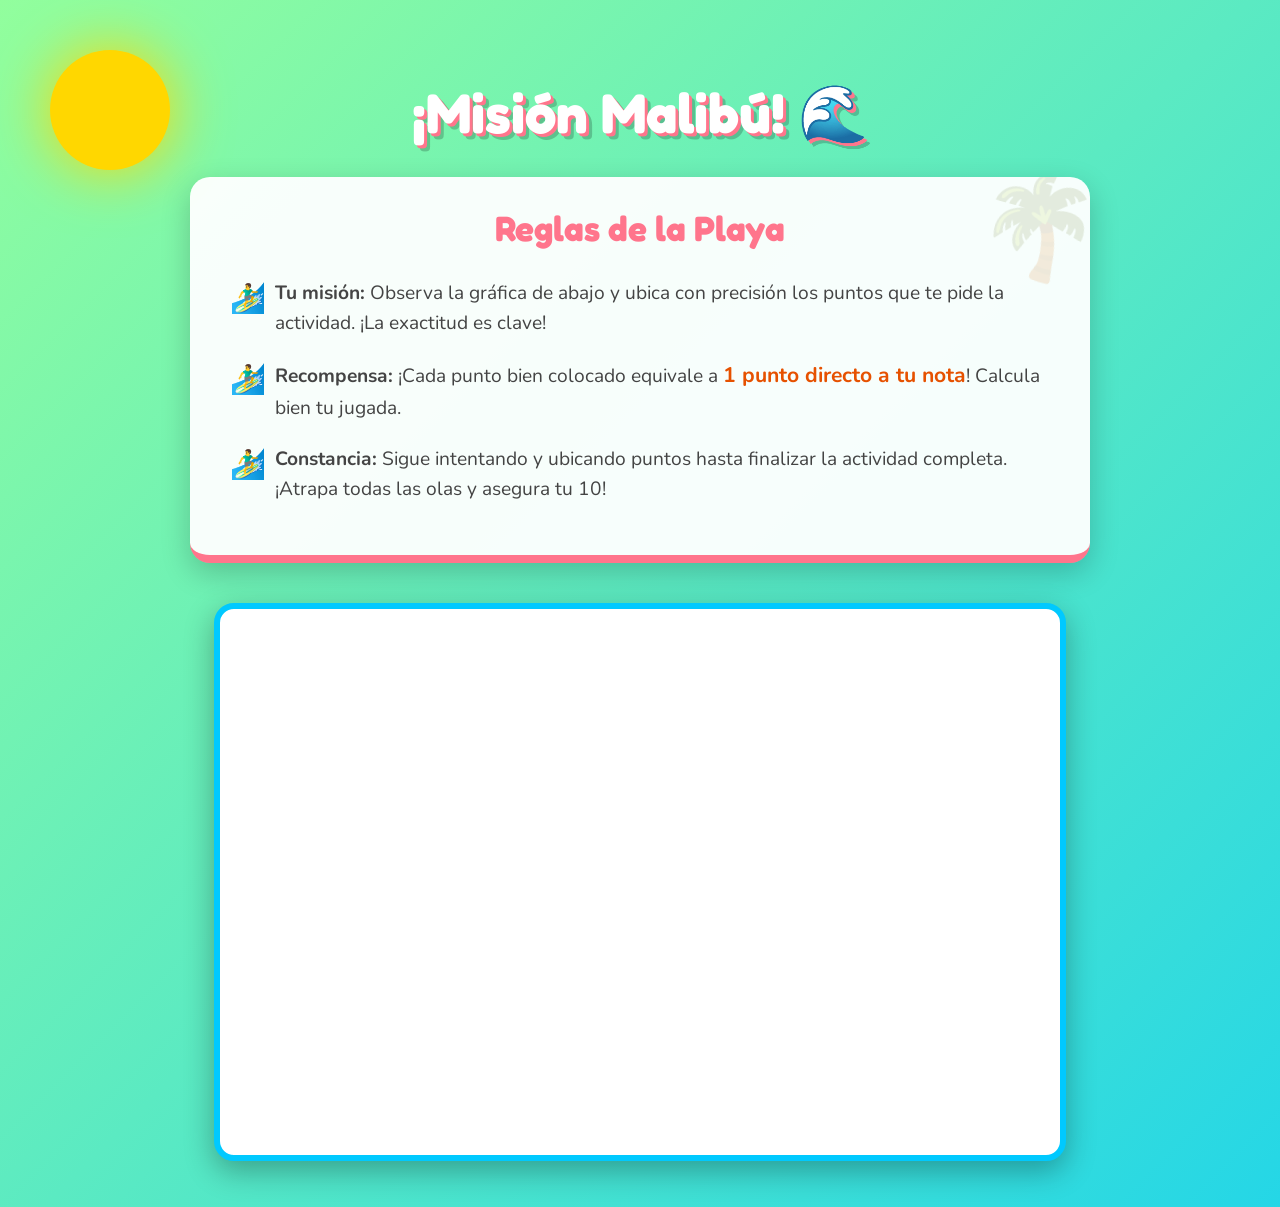
<file: olimpiadas.html>
<!DOCTYPE html>
<html lang="es">
<head>
    <meta charset="UTF-8">
    <meta name="viewport" content="width=device-width, initial-scale=1.0">
    <title>Desafío Geométrico en Malibú</title>
    <style>
        /* Importando fuentes divertidas y legibles desde Google Fonts */
        @import url('https://fonts.googleapis.com/css2?family=Fredoka+One&family=Nunito:wght@400;700&display=swap');

        body {
            margin: 0;
            padding: 0;
            font-family: 'Nunito', sans-serif;
            /* Gradiente animado con colores de playa: arena, atardecer y océano */
            background: linear-gradient(-45deg, #FFB75E, #FF758C, #00C9FF, #92FE9D);
            background-size: 400% 400%;
            animation: gradientBG 15s ease infinite;
            min-height: 100vh;
            display: flex;
            flex-direction: column;
            align-items: center;
            color: #333;
            overflow-x: hidden;
        }

        /* Animación fluida del fondo */
        @keyframes gradientBG {
            0% { background-position: 0% 50%; }
            50% { background-position: 100% 50%; }
            100% { background-position: 0% 50%; }
        }

        /* Contenedor principal */
        .container {
            width: 90%;
            max-width: 900px;
            margin: 40px auto;
            text-align: center;
            position: relative;
            z-index: 2;
        }

        /* Título flotante */
        h1 {
            font-family: 'Fredoka One', cursive;
            color: #fff;
            font-size: 3.5em;
            text-shadow: 3px 3px 0px #FF758C, 6px 6px 0px rgba(0,0,0,0.2);
            margin-bottom: 30px;
            animation: float 3s ease-in-out infinite;
        }

        /* Animación flotante para el título */
        @keyframes float {
            0% { transform: translateY(0px); }
            50% { transform: translateY(-15px); }
            100% { transform: translateY(0px); }
        }

        /* Tarjeta de Reglas */
        .rules-card {
            background: rgba(255, 255, 255, 0.95);
            border-radius: 20px;
            padding: 30px 40px;
            box-shadow: 0 10px 30px rgba(0,0,0,0.2);
            border-bottom: 8px solid #FF758C;
            margin-bottom: 40px;
            text-align: left;
            position: relative;
            overflow: hidden;
        }

        /* Decoración de palmera como marca de agua en la tarjeta */
        .rules-card::before {
            content: '🌴';
            font-size: 100px;
            position: absolute;
            top: -20px;
            right: -10px;
            opacity: 0.15;
            transform: rotate(15deg);
            pointer-events: none;
        }

        .rules-card h2 {
            font-family: 'Fredoka One', cursive;
            color: #FF758C;
            margin-top: 0;
            font-size: 2.2em;
            text-align: center;
        }

        .rules-list {
            list-style: none;
            padding: 0;
            font-size: 1.2em;
            color: #444;
        }

        .rules-list li {
            margin-bottom: 20px;
            padding-left: 45px;
            position: relative;
            line-height: 1.6;
        }

        /* Icono de surfista para las viñetas */
        .rules-list li::before {
            content: '🏄‍♂️';
            position: absolute;
            left: 0;
            top: -2px;
            font-size: 1.5em;
        }

        .highlight {
            color: #E65100;
            font-weight: 700;
            font-size: 1.1em;
        }

        /* Contenedor del GeoGebra para que parezca enmarcado */
        .geogebra-container {
            background: #ffffff;
            padding: 20px;
            border-radius: 20px;
            box-shadow: 0 10px 30px rgba(0,0,0,0.3);
            border: 6px solid #00C9FF;
            display: inline-block;
            max-width: 100%;
            overflow-x: auto;
        }

        /* Hace que el iframe sea responsivo si los estudiantes usan pantallas pequeñas */
        iframe {
            max-width: 100%;
            border-radius: 10px;
        }

        /* Animación del sol de fondo */
        .sun {
            position: absolute;
            top: 50px;
            left: 50px;
            width: 120px;
            height: 120px;
            background: #FFD700;
            border-radius: 50%;
            box-shadow: 0 0 60px #FFD700;
            animation: pulse 4s infinite alternate;
            z-index: 1;
        }

        @keyframes pulse {
            0% { transform: scale(1); box-shadow: 0 0 40px #FFD700; }
            100% { transform: scale(1.1); box-shadow: 0 0 80px #FFD700; }
        }

        /* Adaptabilidad a dispositivos móviles */
        @media (max-width: 768px) {
            h1 { font-size: 2.5em; }
            .rules-card { padding: 20px; }
            .sun { width: 80px; height: 80px; top: 20px; left: 20px; }
        }
    </style>
</head>
<body>
    <!-- Sol animado de fondo -->
    <div class="sun"></div>
    
    <div class="container">
        <!-- Título principal de la actividad -->
        <h1>¡Misión Malibú! 🌊</h1>
        
        <!-- Tarjeta de instrucciones -->
        <div class="rules-card">
            <h2>Reglas de la Playa</h2>
            <ul class="rules-list">
                <li><strong>Tu misión:</strong> Observa la gráfica de abajo y ubica con precisión los puntos que te pide la actividad. ¡La exactitud es clave!</li>
                <li><strong>Recompensa:</strong> ¡Cada punto bien colocado equivale a <span class="highlight">1 punto directo a tu nota</span>! Calcula bien tu jugada.</li>
                <li><strong>Constancia:</strong> Sigue intentando y ubicando puntos hasta finalizar la actividad completa. ¡Atrapa todas las olas y asegura tu 10!</li>
            </ul>
        </div>

        <!-- Contenedor del elemento interactivo -->
        <div class="geogebra-container">
            <!-- Aquí está tu código embebido exacto -->
            <iframe scrolling="no" title="Elementos de un polígono" src="https://www.geogebra.org/material/iframe/id/tuc4kdem/width/800/height/500/border/888888/sfsb/true/smb/false/stb/false/stbh/false/ai/false/asb/false/sri/false/rc/false/ld/false/sdz/false/ctl/false" width="800px" height="500px" style="border:0px;"> </iframe>
        </div>
    </div>
</body>
</html>
</file>
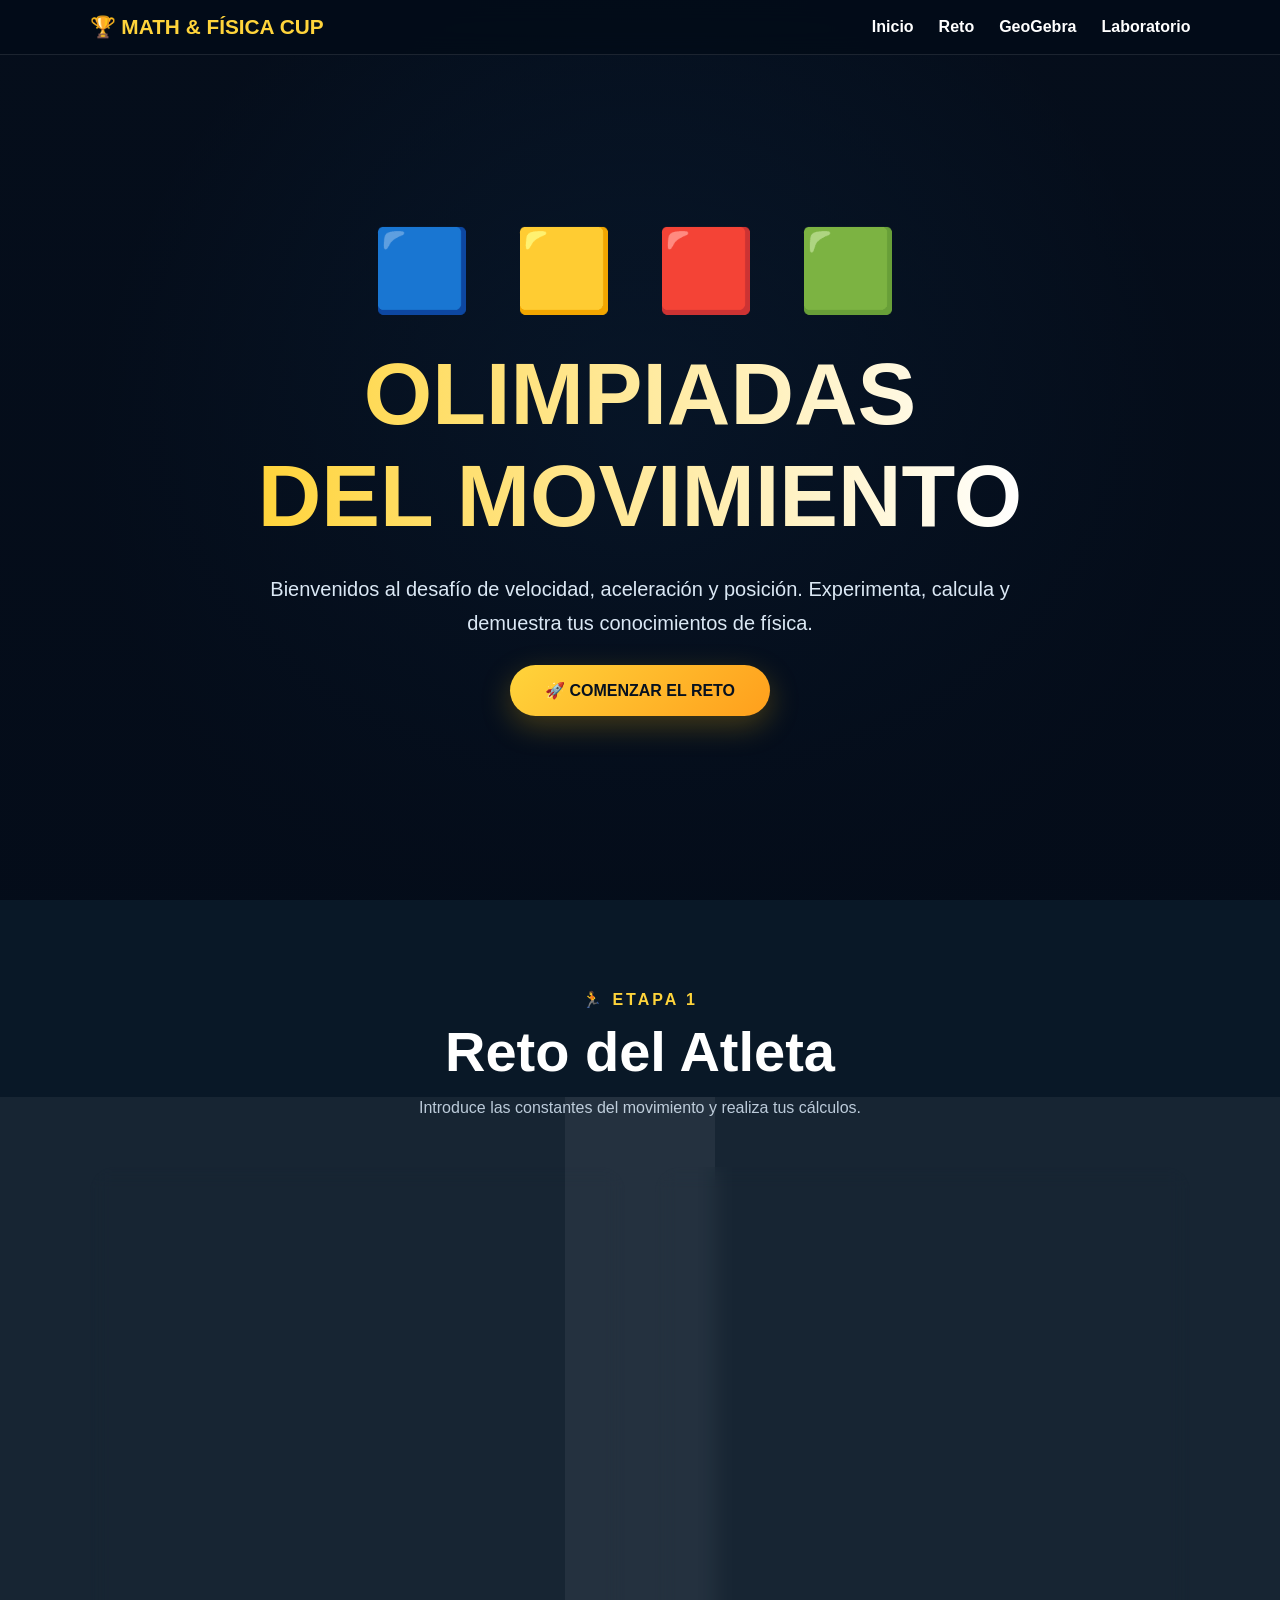
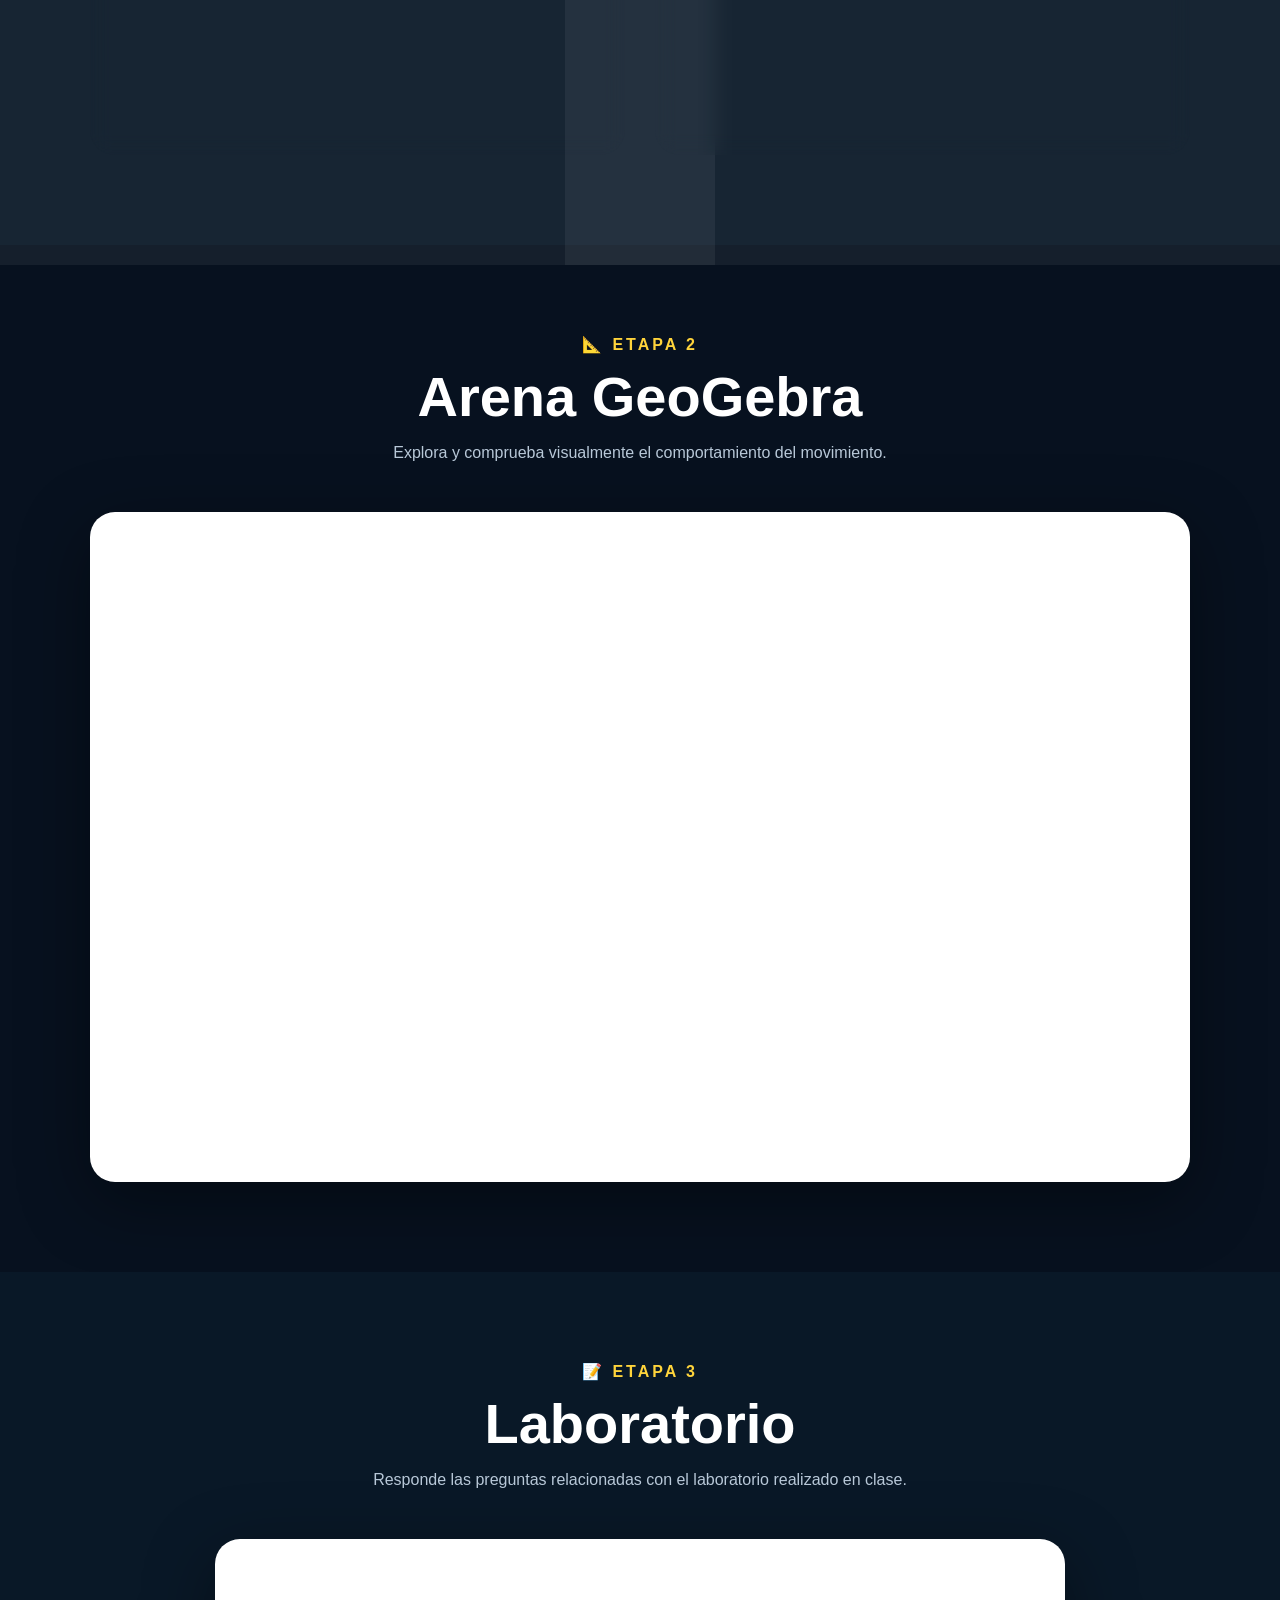
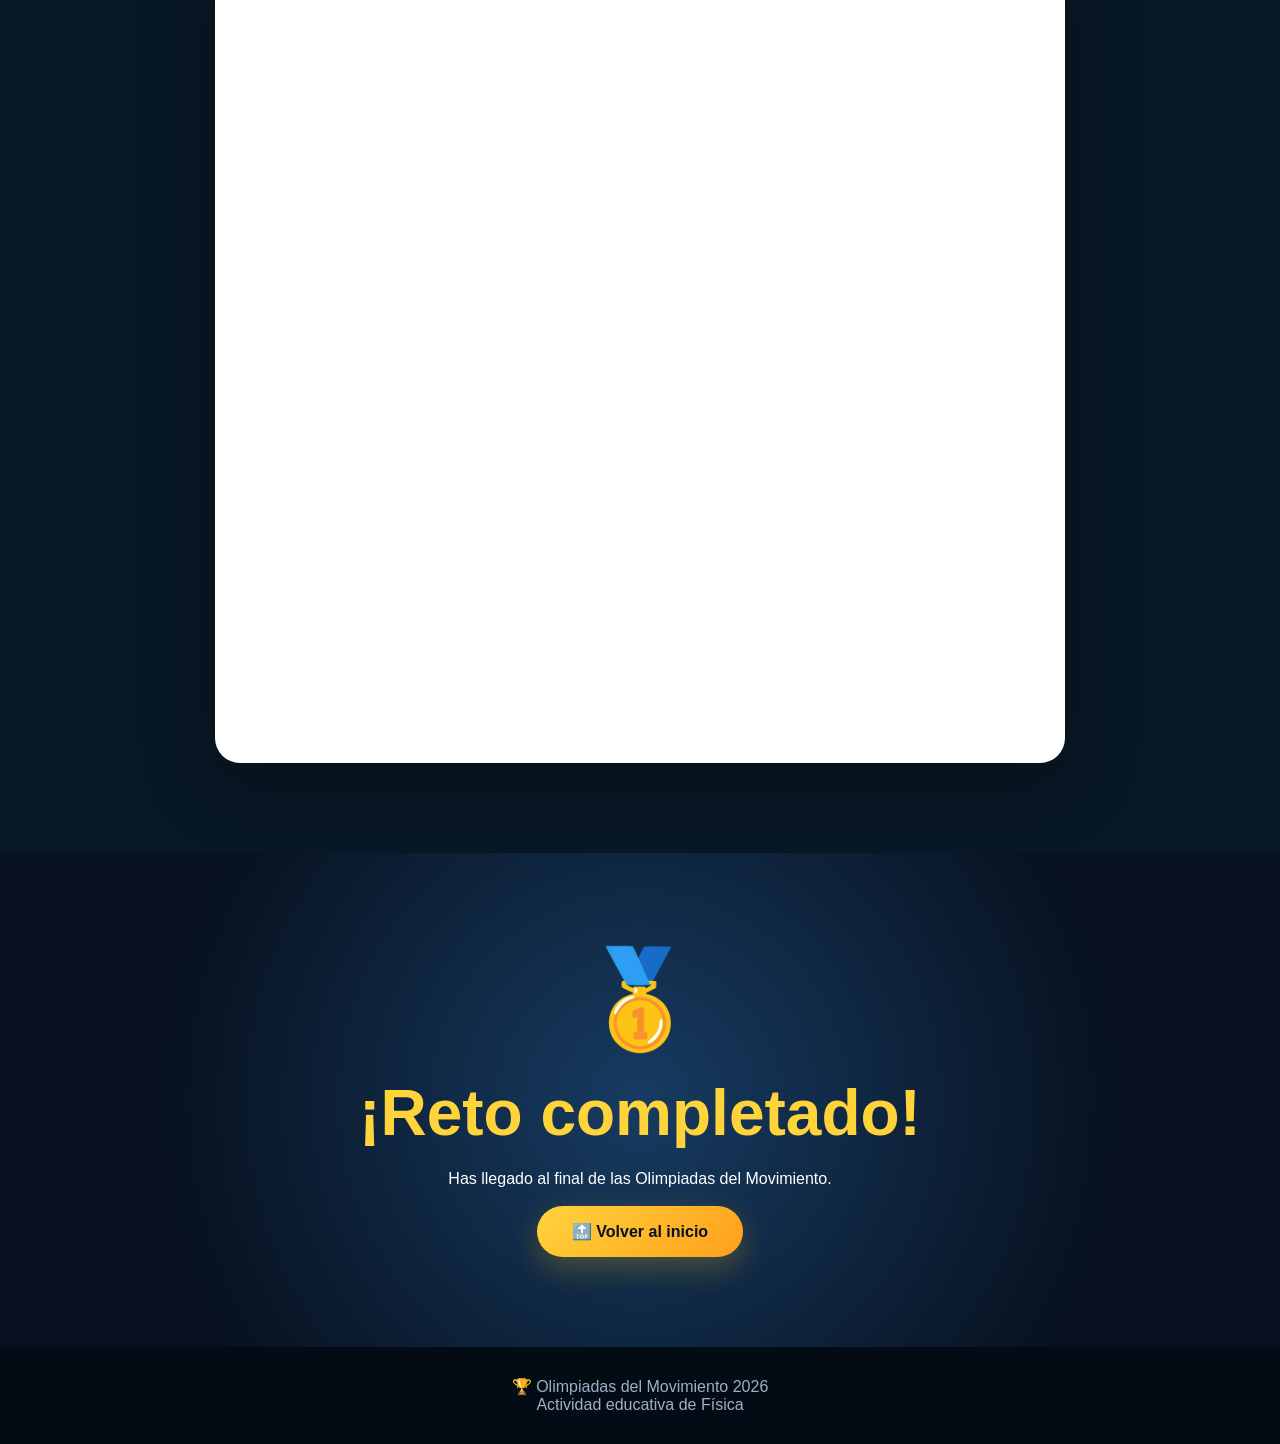
<file: olimpiadas2026.html>
<!DOCTYPE html>
<html lang="es">
<head>
    <meta charset="UTF-8">
    <meta name="viewport" content="width=device-width, initial-scale=1.0">

    <title>Olimpiadas del Movimiento 2026</title>

    <style>
        /* =====================================================
           CONFIGURACIÓN GENERAL
        ===================================================== */

        * {
            margin: 0;
            padding: 0;
            box-sizing: border-box;
        }

        html {
            scroll-behavior: smooth;
        }

        body {
            font-family: Arial, Helvetica, sans-serif;
            background: #07111f;
            color: white;
            overflow-x: hidden;
        }

        /* =====================================================
           FONDO ANIMADO
        ===================================================== */

        body::before {
            content: "";
            position: fixed;
            width: 600px;
            height: 600px;
            background: radial-gradient(circle, rgba(255, 193, 7, 0.15), transparent 65%);
            top: -200px;
            left: -200px;
            z-index: -1;
            animation: movimientoFondo 8s infinite alternate;
        }

        body::after {
            content: "";
            position: fixed;
            width: 600px;
            height: 600px;
            background: radial-gradient(circle, rgba(0, 180, 255, 0.15), transparent 65%);
            bottom: -200px;
            right: -200px;
            z-index: -1;
            animation: movimientoFondo 10s infinite alternate-reverse;
        }

        @keyframes movimientoFondo {
            from {
                transform: translate(0, 0);
            }

            to {
                transform: translate(100px, 70px);
            }
        }

        /* =====================================================
           NAVBAR
        ===================================================== */

        nav {
            position: fixed;
            top: 0;
            left: 0;
            width: 100%;
            z-index: 1000;

            display: flex;
            justify-content: space-between;
            align-items: center;

            padding: 15px 7%;

            background: rgba(3, 12, 25, 0.88);
            backdrop-filter: blur(12px);

            border-bottom: 1px solid rgba(255,255,255,0.1);
        }

        .logo {
            font-size: 1.3rem;
            font-weight: bold;
            color: #ffd43b;
        }

        nav ul {
            display: flex;
            list-style: none;
            gap: 25px;
        }

        nav a {
            text-decoration: none;
            color: white;
            font-weight: bold;
            transition: 0.3s;
        }

        nav a:hover {
            color: #ffd43b;
        }

        /* =====================================================
           HERO
        ===================================================== */

        .hero {
            min-height: 100vh;

            display: flex;
            flex-direction: column;
            justify-content: center;
            align-items: center;

            text-align: center;

            padding: 120px 20px 80px;

            background:
                linear-gradient(rgba(4,12,25,0.65), rgba(4,12,25,0.95)),
                radial-gradient(circle at center, #12365a, #07111f 70%);
        }

        .anillos {
            font-size: 5rem;
            letter-spacing: 10px;
            margin-bottom: 25px;

            animation: flotando 3s ease-in-out infinite;
        }

        @keyframes flotando {
            0%,100% {
                transform: translateY(0);
            }

            50% {
                transform: translateY(-12px);
            }
        }

        .hero h1 {
            font-size: clamp(2.5rem, 7vw, 5.5rem);
            text-transform: uppercase;
            font-weight: 900;

            background: linear-gradient(
                90deg,
                #ffd43b,
                #ffffff,
                #00c6ff,
                #ffd43b
            );

            background-size: 300%;

            -webkit-background-clip: text;
            color: transparent;

            animation: brillo 5s linear infinite;
        }

        @keyframes brillo {
            0% {
                background-position: 0%;
            }

            100% {
                background-position: 300%;
            }
        }

        .hero p {
            max-width: 750px;
            margin: 25px auto;

            font-size: 1.25rem;
            line-height: 1.7;

            color: #dbe8f5;
        }

        .boton {
            display: inline-block;

            padding: 16px 35px;

            border-radius: 50px;

            background: linear-gradient(
                135deg,
                #ffd43b,
                #ff9f1c
            );

            color: #07111f;

            text-decoration: none;
            font-weight: 900;

            box-shadow: 0 10px 30px rgba(255,193,7,0.25);

            transition: 0.3s;
        }

        .boton:hover {
            transform: translateY(-5px) scale(1.04);
            box-shadow: 0 15px 40px rgba(255,193,7,0.4);
        }

        /* =====================================================
           SECCIONES
        ===================================================== */

        section {
            padding: 90px 7%;
        }

        .titulo-seccion {
            text-align: center;
            margin-bottom: 50px;
        }

        .titulo-seccion span {
            color: #ffd43b;
            font-weight: bold;
            letter-spacing: 3px;
            text-transform: uppercase;
        }

        .titulo-seccion h2 {
            font-size: clamp(2rem, 5vw, 3.5rem);
            margin-top: 10px;
        }

        .titulo-seccion p {
            margin-top: 15px;
            color: #b8c8d8;
        }

        /* =====================================================
           RETO
        ===================================================== */

        .reto {
            background: #091827;
        }

        .reto-grid {
            max-width: 1100px;
            margin: auto;

            display: grid;
            grid-template-columns: 1fr 1fr;

            gap: 30px;
        }

        .card {
            background: rgba(255,255,255,0.06);

            border: 1px solid rgba(255,255,255,0.1);

            border-radius: 25px;

            padding: 30px;

            backdrop-filter: blur(10px);

            box-shadow: 0 20px 60px rgba(0,0,0,0.2);

            transition: 0.3s;
        }

        .card:hover {
            transform: translateY(-7px);
            border-color: rgba(255,212,59,0.5);
        }

        .card h3 {
            color: #ffd43b;
            margin-bottom: 20px;
            font-size: 1.5rem;
        }

        /* =====================================================
           FORMULARIO CALCULADORA
        ===================================================== */

        .campo {
            margin-bottom: 18px;
        }

        .campo label {
            display: block;
            margin-bottom: 8px;
            color: #dbe8f5;
            font-weight: bold;
        }

        .campo input {
            width: 100%;

            padding: 14px 16px;

            border-radius: 12px;

            border: 2px solid transparent;

            background: #102538;

            color: white;

            font-size: 1rem;

            outline: none;

            transition: 0.3s;
        }

        .campo input:focus {
            border-color: #ffd43b;
        }

        .botones {
            display: grid;

            grid-template-columns: 1fr 1fr;

            gap: 12px;

            margin-top: 20px;
        }

        .btn-calcular {
            border: none;

            padding: 14px;

            border-radius: 12px;

            background: #0ea5e9;

            color: white;

            font-weight: bold;

            cursor: pointer;

            transition: 0.3s;
        }

        .btn-calcular:hover {
            background: #0284c7;
            transform: translateY(-3px);
        }

        .btn-principal {
            background: #ffd43b;
            color: #07111f;
        }

        .btn-principal:hover {
            background: #ffbf00;
        }

        /* =====================================================
           RESULTADOS
        ===================================================== */

        .resultado {
            margin-top: 25px;

            min-height: 150px;

            display: flex;
            flex-direction: column;

            justify-content: center;
            align-items: center;

            text-align: center;

            background: rgba(0,0,0,0.25);

            border-radius: 18px;

            padding: 25px;
        }

        .resultado .numero {
            font-size: 3rem;

            font-weight: 900;

            color: #ffd43b;

            margin: 10px 0;
        }

        .formula {
            color: #a9bfd4;
            font-size: 0.95rem;
        }

        /* =====================================================
           PISTA
        ===================================================== */

        .pista {
            margin-top: 35px;

            height: 130px;

            border-radius: 20px;

            position: relative;

            overflow: hidden;

            background:
                repeating-linear-gradient(
                    90deg,
                    #cbd5e1 0px,
                    #cbd5e1 40px,
                    #94a3b8 40px,
                    #94a3b8 45px
                );
        }

        .linea-pista {
            position: absolute;

            top: 50%;

            left: 0;

            width: 100%;

            border-top: 5px dashed white;
        }

        .atleta {
            position: absolute;

            left: 10px;

            top: 43%;

            font-size: 3rem;

            transition: left 1s ease;

            filter: drop-shadow(0 5px 4px rgba(0,0,0,0.3));
        }

        /* =====================================================
           GEOGEBRA
        ===================================================== */

        .geogebra {
            background: #07111f;
        }

        .contenedor-iframe {
            max-width: 1200px;

            margin: auto;

            background: #ffffff;

            padding: 10px;

            border-radius: 25px;

            box-shadow:
                0 20px 70px rgba(0,0,0,0.4);

            overflow: hidden;
        }

        .contenedor-iframe iframe {
            display: block;

            width: 100%;

            height: 650px;

            border: none;

            border-radius: 15px;
        }

        /* =====================================================
           GOOGLE FORMS
        ===================================================== */

        .laboratorio {
            background: #091827;
        }

        .formulario-google {
            max-width: 850px;

            margin: auto;

            background: white;

            padding: 10px;

            border-radius: 25px;

            overflow: hidden;

            box-shadow:
                0 20px 70px rgba(0,0,0,0.4);
        }

        .formulario-google iframe {
            width: 100%;

            min-height: 800px;

            border: none;
        }

        /* =====================================================
           DESAFIO
        ===================================================== */

        .final {
            text-align: center;

            background:
                radial-gradient(
                    circle at center,
                    #173b61,
                    #07111f 70%
                );
        }

        .medalla {
            font-size: 6rem;

            animation: medalla 2s ease-in-out infinite;
        }

        @keyframes medalla {

            0%,100% {
                transform: rotate(-5deg) scale(1);
            }

            50% {
                transform: rotate(5deg) scale(1.08);
            }
        }

        .final h2 {
            font-size: clamp(2rem,5vw,4rem);

            margin: 20px 0;

            color: #ffd43b;
        }

        /* =====================================================
           FOOTER
        ===================================================== */

        footer {
            text-align: center;

            padding: 30px;

            background: #030b15;

            color: #9db1c5;
        }

        /* =====================================================
           RESPONSIVE
        ===================================================== */

        @media(max-width: 800px) {

            nav {
                padding: 15px 20px;
            }

            nav ul {
                display: none;
            }

            .reto-grid {
                grid-template-columns: 1fr;
            }

            .botones {
                grid-template-columns: 1fr;
            }

            .anillos {
                font-size: 3rem;
            }

            .contenedor-iframe iframe {
                height: 550px;
            }
        }

        @media(max-width: 500px) {

            section {
                padding: 65px 20px;
            }

            .hero {
                padding-left: 20px;
                padding-right: 20px;
            }

            .card {
                padding: 22px;
            }

            .contenedor-iframe {
                padding: 5px;
            }

            .contenedor-iframe iframe {
                height: 500px;
            }
        }
    </style>
</head>

<body>

    <!-- =====================================================
         NAVEGACIÓN
    ====================================================== -->

    <nav>

        <div class="logo">
            🏆 MATH & FÍSICA CUP
        </div>

        <ul>
            <li><a href="#inicio">Inicio</a></li>
            <li><a href="#reto">Reto</a></li>
            <li><a href="#geogebra">GeoGebra</a></li>
            <li><a href="#laboratorio">Laboratorio</a></li>
        </ul>

    </nav>


    <!-- =====================================================
         INICIO
    ====================================================== -->

    <header class="hero" id="inicio">

        <div class="anillos">
            🟦 🟨 🟥 🟩
        </div>

        <h1>
            Olimpiadas<br>
            del Movimiento
        </h1>

        <p>
            Bienvenidos al desafío de velocidad, aceleración
            y posición. Experimenta, calcula y demuestra tus
            conocimientos de física.
        </p>

        <a href="#reto" class="boton">
            🚀 COMENZAR EL RETO
        </a>

    </header>


    <!-- =====================================================
         RETO
    ====================================================== -->

    <section class="reto" id="reto">

        <div class="titulo-seccion">

            <span>🏃 Etapa 1</span>

            <h2>Reto del Atleta</h2>

            <p>
                Introduce las constantes del movimiento
                y realiza tus cálculos.
            </p>

        </div>


        <div class="reto-grid">

            <!-- FORMULARIO -->

            <div class="card">

                <h3>⚙️ Datos del movimiento</h3>

                <div class="campo">

                    <label>
                        Posición inicial x₀ (m)
                    </label>

                    <input
                        type="number"
                        id="posicionInicial"
                        value="0"
                        step="any"
                    >

                </div>


                <div class="campo">

                    <label>
                        Velocidad inicial v₀ (m/s)
                    </label>

                    <input
                        type="number"
                        id="velocidadInicial"
                        value="10"
                        step="any"
                    >

                </div>


                <div class="campo">

                    <label>
                        Aceleración a (m/s²)
                    </label>

                    <input
                        type="number"
                        id="aceleracion"
                        value="0"
                        step="any"
                    >

                </div>


                <div class="campo">

                    <label>
                        Tiempo t (s)
                    </label>

                    <input
                        type="number"
                        id="tiempo"
                        value="5"
                        step="any"
                    >

                </div>


                <div class="botones">

                    <button
                        class="btn-calcular btn-principal"
                        onclick="calcularPosicion()"
                    >
                        📍 Posición
                    </button>

                    <button
                        class="btn-calcular"
                        onclick="calcularVelocidad()"
                    >
                        ⚡ Velocidad
                    </button>

                    <button
                        class="btn-calcular"
                        onclick="calcularDistancia()"
                    >
                        🏃 Distancia
                    </button>

                    <button
                        class="btn-calcular"
                        onclick="calcularTodo()"
                    >
                        🏆 Calcular todo
                    </button>

                </div>

            </div>


            <!-- RESULTADOS -->

            <div class="card">

                <h3>📊 Resultado</h3>

                <div class="resultado" id="resultado">

                    <p>
                        Introduce los datos y selecciona
                        una opción.
                    </p>

                    <div class="numero">
                        🏃
                    </div>

                    <div class="formula">
                        x = x₀ + v₀t + ½at²
                    </div>

                </div>


                <div class="pista">

                    <div class="linea-pista"></div>

                    <div class="atleta" id="atleta">
                        🏃
                    </div>

                </div>

            </div>

        </div>

    </section>


    <!-- =====================================================
         GEOGEBRA
    ====================================================== -->

    <section class="geogebra" id="geogebra">

        <div class="titulo-seccion">

            <span>📐 Etapa 2</span>

            <h2>Arena GeoGebra</h2>

            <p>
                Explora y comprueba visualmente el comportamiento
                del movimiento.
            </p>

        </div>


        <div class="contenedor-iframe">

            <iframe
                scrolling="no"
                title="Ej_3 Simulador de MRU"
                src="https://www.geogebra.org/material/iframe/id/mcNKdKVy/width/1366/height/675/border/888888/sfsb/true/smb/false/stb/false/stbh/false/ai/false/asb/false/sri/true/rc/false/ld/false/sdz/true/ctl/false"
                allowfullscreen>
            </iframe>

        </div>

    </section>


    <!-- =====================================================
         GOOGLE FORMS
    ====================================================== -->

    <section class="laboratorio" id="laboratorio">

        <div class="titulo-seccion">

            <span>📝 Etapa 3</span>

            <h2>Laboratorio</h2>

            <p>
                Responde las preguntas relacionadas con
                el laboratorio realizado en clase.
            </p>

        </div>


        <div class="formulario-google">

            <iframe
                src="https://docs.google.com/forms/d/e/1FAIpQLSdIVATG6T7oRaJICH_Ps-8O0FvvTfqGWzqbWyQa1hOfzUIxsA/viewform?embedded=true"
                frameborder="0"
                marginheight="0"
                marginwidth="0">
                Cargando…
            </iframe>

        </div>

    </section>


    <!-- =====================================================
         FINAL
    ====================================================== -->

    <section class="final">

        <div class="medalla">
            🥇
        </div>

        <h2>
            ¡Reto completado!
        </h2>

        <p>
            Has llegado al final de las Olimpiadas
            del Movimiento.
        </p>

        <br>

        <a href="#inicio" class="boton">
            🔝 Volver al inicio
        </a>

    </section>


    <!-- =====================================================
         FOOTER
    ====================================================== -->

    <footer>

        <p>
            🏆 Olimpiadas del Movimiento 2026
        </p>

        <p>
            Actividad educativa de Física
        </p>

    </footer>


    <!-- =====================================================
         JAVASCRIPT
    ====================================================== -->

    <script>

        function obtenerDatos() {

            const x0 = parseFloat(
                document.getElementById("posicionInicial").value
            );

            const v0 = parseFloat(
                document.getElementById("velocidadInicial").value
            );

            const a = parseFloat(
                document.getElementById("aceleracion").value
            );

            const t = parseFloat(
                document.getElementById("tiempo").value
            );

            return {
                x0,
                v0,
                a,
                t
            };
        }


        function mostrarResultado(
            titulo,
            valor,
            unidad,
            formula
        ) {

            const resultado =
                document.getElementById("resultado");

            resultado.innerHTML = `

                <p>${titulo}</p>

                <div class="numero">
                    ${valor.toFixed(2)} ${unidad}
                </div>

                <div class="formula">
                    ${formula}
                </div>

            `;
        }


        function moverAtleta(posicion) {

            const atleta =
                document.getElementById("atleta");

            /*
                Limitamos la posición para evitar
                que el atleta salga de la pista.
            */

            let porcentaje = posicion;

            if (porcentaje < 0)
                porcentaje = 0;

            if (porcentaje > 90)
                porcentaje = 90;

            atleta.style.left =
                porcentaje + "%";
        }


        /* =====================================================
           POSICIÓN
        ====================================================== */

        function calcularPosicion() {

            const {
                x0,
                v0,
                a,
                t
            } = obtenerDatos();

            const x =
                x0 +
                v0 * t +
                0.5 * a * t * t;

            mostrarResultado(
                "📍 Posición del móvil",
                x,
                "m",
                "x = x₀ + v₀t + ½at²"
            );

            moverAtleta(
                Math.abs(x) % 100
            );
        }


        /* =====================================================
           VELOCIDAD
        ====================================================== */

        function calcularVelocidad() {

            const {
                v0,
                a,
                t
            } = obtenerDatos();

            const v =
                v0 + a * t;

            mostrarResultado(
                "⚡ Velocidad instantánea",
                v,
                "m/s",
                "v = v₀ + at"
            );

        }


        /* =====================================================
           DISTANCIA
        ====================================================== */

        function calcularDistancia() {

            const {
                v0,
                a,
                t
            } = obtenerDatos();

            const distancia =
                Math.abs(
                    v0 * t +
                    0.5 * a * t * t
                );

            mostrarResultado(
                "🏃 Distancia recorrida",
                distancia,
                "m",
                "d = |v₀t + ½at²|"
            );

        }


        /* =====================================================
           CALCULAR TODO
        ====================================================== */

        function calcularTodo() {

            const {
                x0,
                v0,
                a,
                t
            } = obtenerDatos();

            const x =
                x0 +
                v0 * t +
                0.5 * a * t * t;

            const v =
                v0 + a * t;

            const distancia =
                Math.abs(
                    v0 * t +
                    0.5 * a * t * t
                );

            const resultado =
                document.getElementById("resultado");

            resultado.innerHTML = `

                <p>🏆 Resultados del movimiento</p>

                <div style="
                    margin-top:15px;
                    line-height:2;
                    text-align:left;
                ">

                    📍 Posición:
                    <strong>
                        ${x.toFixed(2)} m
                    </strong>
                    <br>

                    ⚡ Velocidad:
                    <strong>
                        ${v.toFixed(2)} m/s
                    </strong>
                    <br>

                    🏃 Distancia:
                    <strong>
                        ${distancia.toFixed(2)} m
                    </strong>

                </div>

            `;

            moverAtleta(
                Math.abs(x) % 100
            );

        }

    </script>

</body>
</html>
</file>
<file: styles.css>
body {
    background-color: #0b0c10;
    color: #c5c6c7;
    font-family: 'Share Tech Mono', monospace;
    margin: 0;
    padding: 20px;
}

.game-container {
    max-width: 800px;
    margin: 0 auto;
    border: 4px solid #66fcf1;
    box-shadow: 0 0 20px rgba(102, 252, 241, 0.4);
    padding: 20px;
    background-color: #1f2833;
}

header {
    text-align: center;
    border-bottom: 2px dashed #45a29e;
    margin-bottom: 20px;
    padding-bottom: 10px;
}

h1 {
    font-family: 'Press Start 2P', cursive;
    color: #66fcf1;
    font-size: 1.4rem;
    text-shadow: 3px 3px #45a29e;
}

.subtitle {
    color: #45a29e;
    font-size: 1rem;
}

.level-box {
    background: #0b0c10;
    border: 2px solid #45a29e;
    margin: 15px 0;
    padding: 15px;
    border-radius: 5px;
}

.level-box h2 {
    font-family: 'Press Start 2P', cursive;
    font-size: 0.75rem;
    color: #66fcf1;
}

.chat-section {
    margin-top: 30px;
    border: 2px solid #66fcf1;
    padding: 15px;
    background: #0b0c10;
}

.chat-section h2 {
    font-family: 'Press Start 2P', cursive;
    font-size: 0.8rem;
    color: #66fcf1;
}

#chat-box {
    display: flex;
    flex-direction: column;
    height: 300px;
    border: 1px solid #45a29e;
    margin-top: 10px;
    background: #1f2833;
}

#messages {
    flex: 1;
    overflow-y: auto;
    padding: 10px;
    display: flex;
    flex-direction: column;
    gap: 8px;
}

.message {
    padding: 8px 12px;
    border-radius: 4px;
    max-width: 85%;
    word-break: break-word;
    font-size: 0.95rem;
}

.user-message {
    background-color: #45a29e;
    color: #0b0c10;
    align-self: flex-end;
    font-weight: bold;
}

.bot-message {
    background-color: #0b0c10;
    color: #66fcf1;
    border: 1px solid #66fcf1;
    align-self: flex-start;
}

.chat-input-area {
    display: flex;
    border-top: 1px solid #45a29e;
}

#user-input {
    flex: 1;
    background: #0b0c10;
    border: none;
    color: #fff;
    padding: 12px;
    font-family: 'Share Tech Mono', monospace;
    font-size: 1rem;
}

#user-input:focus {
    outline: none;
}

#send-btn {
    background: #66fcf1;
    color: #0b0c10;
    border: none;
    padding: 0 20px;
    font-family: 'Press Start 2P', cursive;
    font-size: 0.6rem;
    cursor: pointer;
    transition: background 0.2s;
}

#send-btn:hover {
    background: #45a29e;
}
</file>
